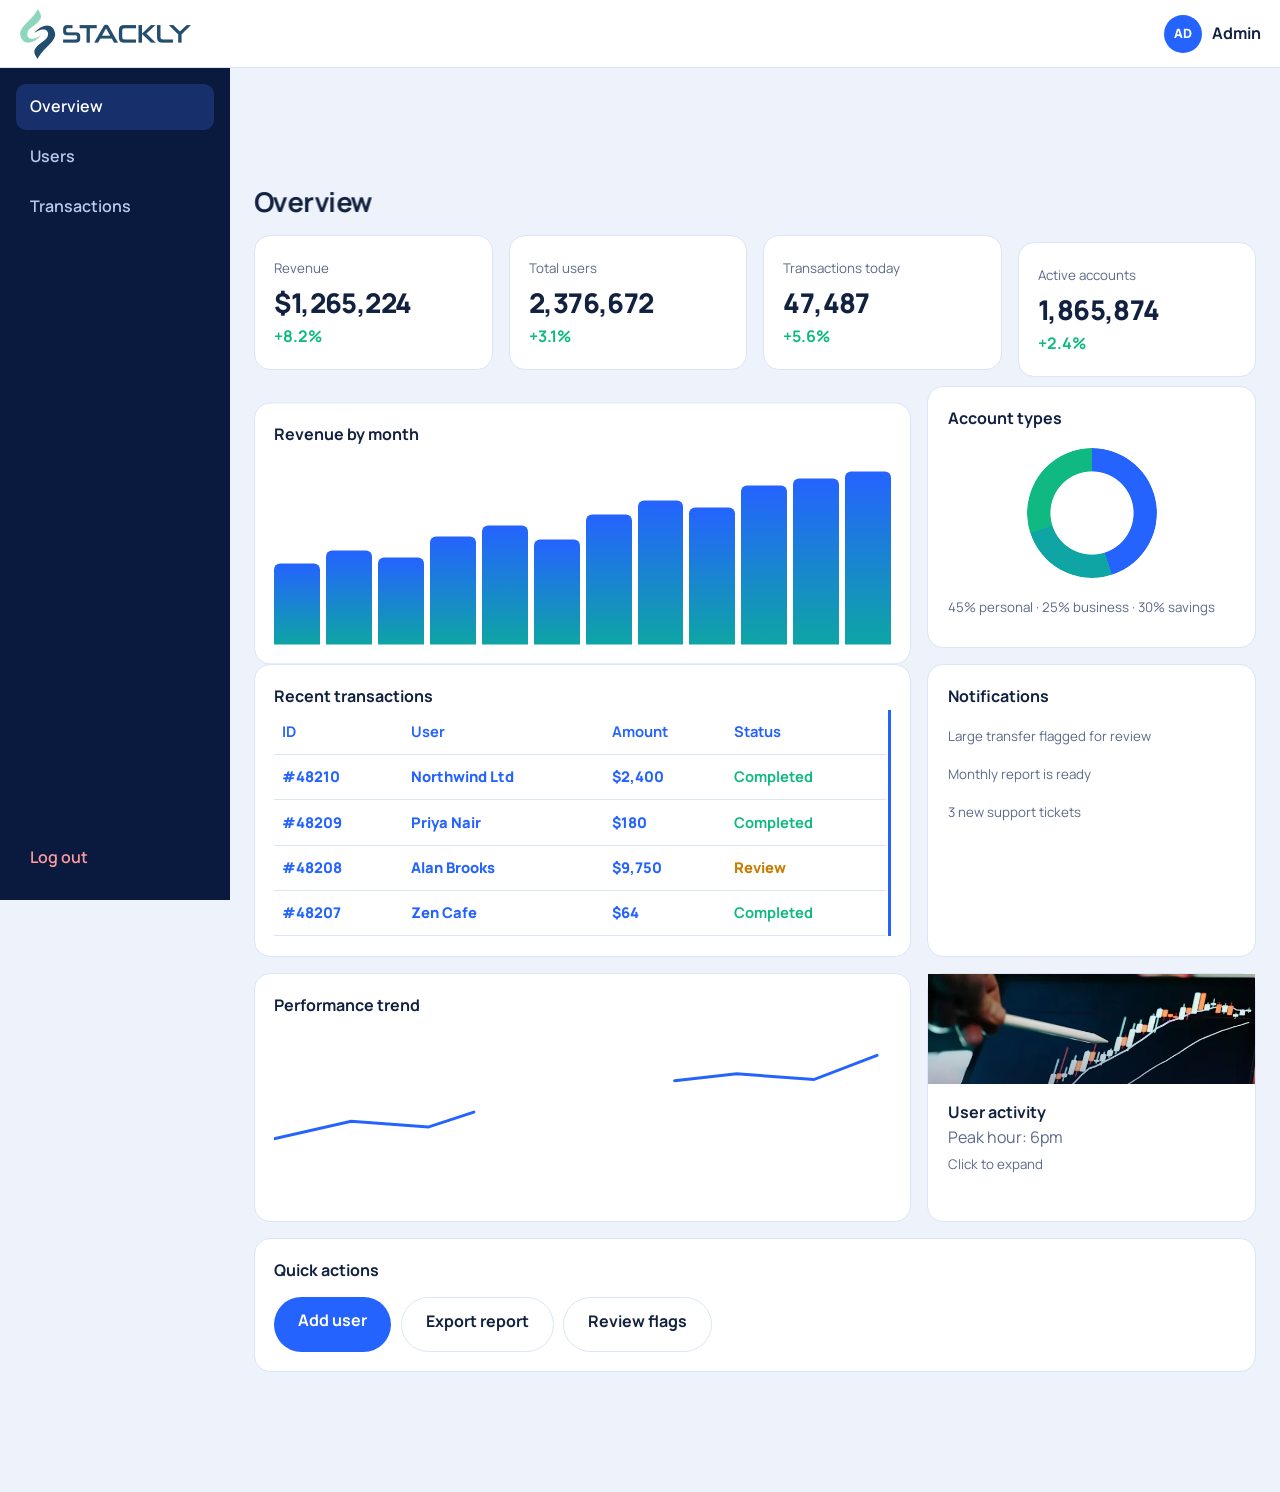
<file: admin-dashboard.html>
<!DOCTYPE html>
<html lang="en">
  <head>
<script>try{var p=location.pathname.split('/').pop();if(sessionStorage.getItem('pt')&&p!==''&&p!=='index.html'&&!matchMedia('(prefers-reduced-motion: reduce)').matches)document.documentElement.classList.add('pt-in');sessionStorage.removeItem('pt')}catch(e){}</script>
    <meta charset="utf-8">
    <meta name="viewport" content="width=device-width,initial-scale=1">
    <title>Admin Dashboard — Fintech Platform</title>
    <link rel="preconnect" href="https://fonts.googleapis.com">
    <link href="https://fonts.googleapis.com/css2?family=Manrope:wght@400;600;700;800&display=swap" rel="stylesheet">
    <link rel="stylesheet" href="css/style.css"><link rel="stylesheet" href="css/motion.css">
    <link rel="stylesheet" href="css/pages.css">
  </head>
  <body class="dash adm" data-dash="admin">
    <main class="dmain">
      <section class="dashboard-view" data-view="overview">
      <h1>Overview</h1>
      <div class="kp">
        <div class="cd">
          <small>Revenue</small>
          <div class="v">$<span class="cnt" data-to="1284500">0</span></div>
          <span class="up">+8.2%</span>
        </div>
        <div class="cd">
          <small>Total users</small>
          <div class="v"><span class="cnt" data-to="2412880">0</span></div>
          <span class="up">+3.1%</span>
        </div>
        <div class="cd">
          <small>Transactions today</small>
          <div class="v"><span class="cnt" data-to="48210">0</span></div>
          <span class="up">+5.6%</span>
        </div>
        <div class="cd">
          <small>Active accounts</small>
          <div class="v"><span class="cnt" data-to="1894300">0</span></div>
          <span class="up">+2.4%</span>
        </div>
      </div>
      <div class="row">
        <div class="cd">
          <b>Revenue by month</b>
          <div class="bars" data-b="45,52,48,60,66,58,72,80,76,88,92,96"></div>
        </div>
        <div class="cd">
          <b>Account types</b>
          <div class="dn" role="img" aria-label="Donut chart: 45% personal, 25% business, 30% savings">
          </div>
          <small>45% personal · 25% business · 30% savings</small>
        </div>
      </div>
      <div class="row">
        <div class="cd">
          <b>Recent transactions</b>
          <div class="tw">
            <table>
              <thead>
                <tr>
                  <th>ID</th>
                  <th>User</th>
                  <th>Amount</th>
                  <th>Status</th>
                </tr>
              </thead>
              <tbody>
                <tr>
                  <td>#48210</td>
                  <td>Northwind Ltd</td>
                  <td>$2,400</td>
                  <td class="up">Completed</td>
                </tr>
                <tr>
                  <td>#48209</td>
                  <td>Priya Nair</td>
                  <td>$180</td>
                  <td class="up">Completed</td>
                </tr>
                <tr>
                  <td>#48208</td>
                  <td>Alan Brooks</td>
                  <td>$9,750</td>
                  <td style="color:#c77d00">Review</td>
                </tr>
                <tr>
                  <td>#48207</td>
                  <td>Zen Cafe</td>
                  <td>$64</td>
                  <td class="up">Completed</td>
                </tr>
              </tbody>
            </table>
          </div>
        </div>
        <div class="cd">
          <b>Notifications</b>
          <p style="margin:.8rem 0"><small>Large transfer flagged for review</small></p>
          <p style="margin-bottom:.8rem"><small>Monthly report is ready</small></p>
          <p><small>3 new support tickets</small></p>
        </div>
      </div>
      <div class="row">
        <div class="cd">
          <b>Performance trend</b><svg class="ln" data-l="30,42,38,55,50,68,74,70,90"></svg>
        </div>
        <div class="cd xd">
          <b>User activity</b>
          <p class="lead">Peak hour: 6pm</p>
          <div class="more">
            <p class="lead">Mobile sessions are 71% of traffic. Average session length is 6m 40s.</p>
          </div>
          <small>Click to expand</small>
        </div>
      </div>
      <div class="cd">
        <b>Quick actions</b>
        <p style="margin-top:.8rem;display:flex;gap:.6rem;flex-wrap:wrap"><a class="btn" href="404.html">Add user</a><a class="btn ghost" href="404.html">Export report</a><a class="btn ghost" href="404.html">Review flags</a></p>
      </div>
      </section>
      <section class="dashboard-view" data-view="users" hidden>
        <h1>Users</h1>
        <p class="lead account-intro">Monitor customer accounts and their current status.</p>
        <div class="account-summary">
          <article class="cd"><small>Total users</small><strong>2,412,880</strong><span>All registered accounts</span></article>
          <article class="cd"><small>Active users</small><strong class="up">1,894,300</strong><span>78.5% of all users</span></article>
          <article class="cd"><small>Needs review</small><strong>12</strong><span>Pending account checks</span></article>
        </div>
        <article class="cd transactions-card">
          <h2>Recent users</h2>
          <p class="lead">Recently created and reviewed customer accounts.</p>
          <div class="tw">
            <table class="transactions-table">
              <thead>
                <tr><th>User</th><th>Account type</th><th>Joined</th><th>Status</th></tr>
              </thead>
              <tbody>
                <tr><td data-label="User">Priya Nair</td><td data-label="Account type">Personal</td><td data-label="Joined">Oct 5, 2026</td><td data-label="Status" class="up">Active</td></tr>
                <tr><td data-label="User">Northwind Ltd</td><td data-label="Account type">Business</td><td data-label="Joined">Oct 4, 2026</td><td data-label="Status" class="up">Active</td></tr>
                <tr><td data-label="User">Alan Brooks</td><td data-label="Account type">Personal</td><td data-label="Joined">Oct 4, 2026</td><td data-label="Status" class="review-status">Review</td></tr>
                <tr><td data-label="User">Zen Cafe</td><td data-label="Account type">Business</td><td data-label="Joined">Oct 3, 2026</td><td data-label="Status" class="up">Active</td></tr>
                <tr><td data-label="User">Maya Patel</td><td data-label="Account type">Personal</td><td data-label="Joined">Oct 2, 2026</td><td data-label="Status" class="up">Active</td></tr>
                <tr><td data-label="User">Brightline Studio</td><td data-label="Account type">Business</td><td data-label="Joined">Oct 1, 2026</td><td data-label="Status" class="review-status">Review</td></tr>
              </tbody>
            </table>
          </div>
        </article>
      </section>
      <section class="dashboard-view" data-view="transactions" hidden>
        <h1>Transactions</h1>
        <p class="lead transactions-intro">Track platform payments and transactions that need attention.</p>
        <div class="transaction-summary">
          <article class="cd"><small>Processed today</small><strong>$1,284,500</strong><span>Across 48,210 transactions</span></article>
          <article class="cd"><small>Completed</small><strong class="up">47,862</strong><span>99.3% completion rate</span></article>
          <article class="cd"><small>Under review</small><strong>348</strong><span>Requires attention</span></article>
        </div>
        <article class="cd transactions-card">
          <h2>Recent transactions</h2>
          <p class="lead">Latest payment activity across customer accounts.</p>
          <div class="tw">
            <table class="transactions-table">
              <thead>
                <tr><th>ID</th><th>User</th><th>Amount</th><th>Date</th><th>Status</th></tr>
              </thead>
              <tbody>
                <tr><td data-label="ID">#48210</td><td data-label="User">Northwind Ltd</td><td data-label="Amount">$2,400.00</td><td data-label="Date">Oct 6, 2026</td><td data-label="Status" class="up">Completed</td></tr>
                <tr><td data-label="ID">#48209</td><td data-label="User">Priya Nair</td><td data-label="Amount">$180.00</td><td data-label="Date">Oct 6, 2026</td><td data-label="Status" class="up">Completed</td></tr>
                <tr><td data-label="ID">#48208</td><td data-label="User">Alan Brooks</td><td data-label="Amount">$9,750.00</td><td data-label="Date">Oct 6, 2026</td><td data-label="Status" class="review-status">Review</td></tr>
                <tr><td data-label="ID">#48207</td><td data-label="User">Zen Cafe</td><td data-label="Amount">$64.00</td><td data-label="Date">Oct 6, 2026</td><td data-label="Status" class="up">Completed</td></tr>
                <tr><td data-label="ID">#48206</td><td data-label="User">Maya Patel</td><td data-label="Amount">$325.50</td><td data-label="Date">Oct 6, 2026</td><td data-label="Status" class="up">Completed</td></tr>
                <tr><td data-label="ID">#48205</td><td data-label="User">Brightline Studio</td><td data-label="Amount">$4,200.00</td><td data-label="Date">Oct 5, 2026</td><td data-label="Status" class="review-status">Review</td></tr>
                <tr><td data-label="ID">#48204</td><td data-label="User">Asha Verma</td><td data-label="Amount">$92.75</td><td data-label="Date">Oct 5, 2026</td><td data-label="Status" class="up">Completed</td></tr>
                <tr><td data-label="ID">#48203</td><td data-label="User">Green Leaf Market</td><td data-label="Amount">$710.00</td><td data-label="Date">Oct 5, 2026</td><td data-label="Status" class="up">Completed</td></tr>
              </tbody>
            </table>
          </div>
        </article>
      </section>
    </main>
    <script src="https://cdnjs.cloudflare.com/ajax/libs/gsap/3.12.5/gsap.min.js"></script>
    <script src="js/layout.js"></script>
    <script src="js/dashboard.js"></script>
  </body>
</html>
</file>
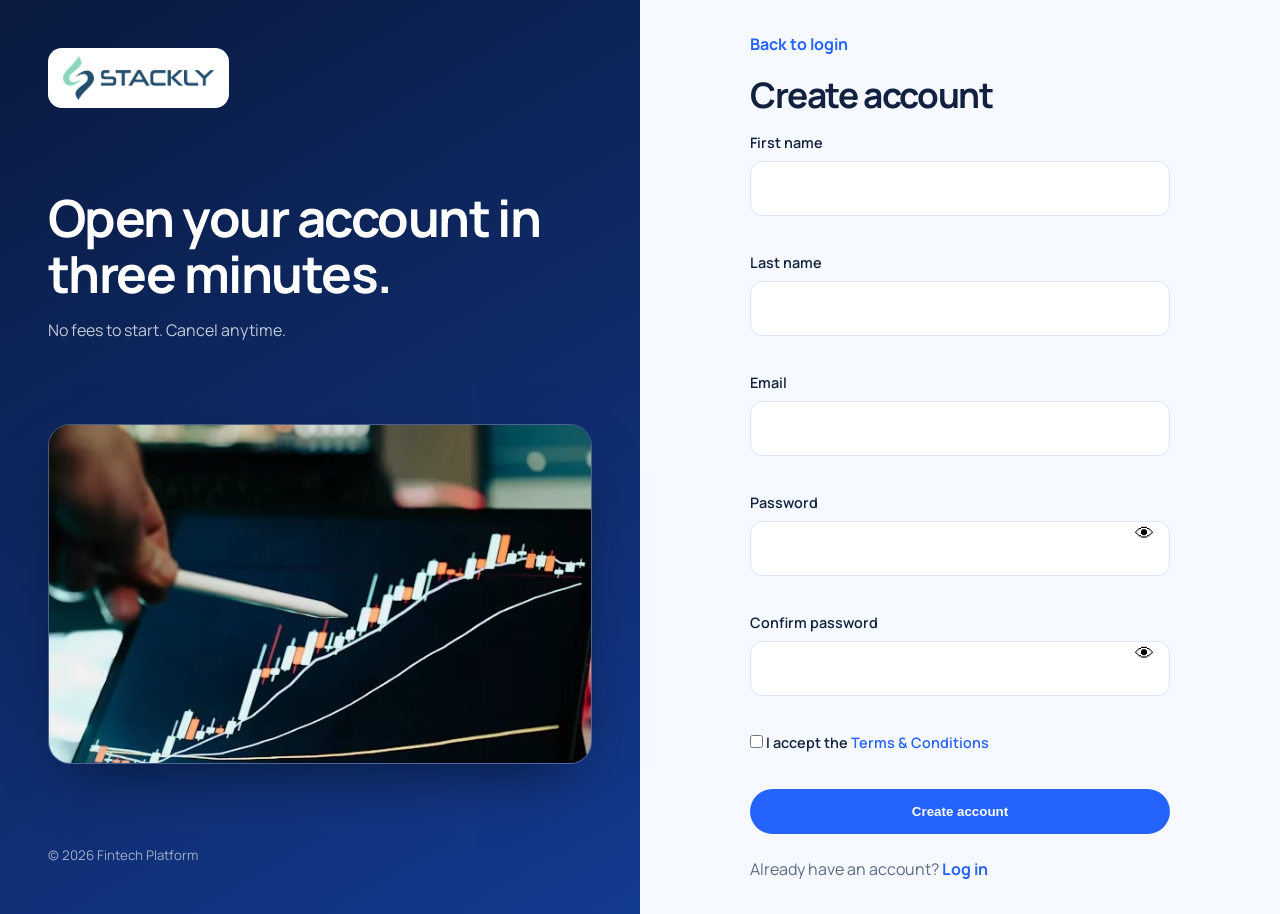
<file: create-account.html>
<!DOCTYPE html>
<html lang="en">
  <head>
<script>try{var p=location.pathname.split('/').pop();if(sessionStorage.getItem('pt')&&p!==''&&p!=='index.html'&&!matchMedia('(prefers-reduced-motion: reduce)').matches)document.documentElement.classList.add('pt-in');sessionStorage.removeItem('pt')}catch(e){}</script>
    <meta charset="utf-8">
    <meta name="viewport" content="width=device-width,initial-scale=1">
    <title>Create account — Fintech Platform</title>
    <link rel="preconnect" href="https://fonts.googleapis.com">
    <link href="https://fonts.googleapis.com/css2?family=Manrope:wght@400;600;700;800&display=swap" rel="stylesheet">
    <link rel="stylesheet" href="css/style.css"><link rel="stylesheet" href="css/motion.css">
  </head>
  <body data-page="create-account">
    <div class="auth">
      <aside>
        <a class="logo" href="index.html" style="color:#fff"><img src="assets/logo/logo.webp" alt="Stackly" width="173" height="50"></a>
        <div>
          <h2>Open your account in three minutes.</h2>
          <p style="opacity:.75;margin-top:1rem;max-width:34ch">No fees to start. Cancel anytime.</p>
        </div>
        <div class="auth-visual">
          <img src="assets/images/home2.webp" alt="Financial charts on a tablet">
        </div>
        <small style="opacity:.6">© 2026 Fintech Platform</small>
      </aside>
      <main>
        <form data-validate data-success="Account created. Redirecting…" data-redirect="public-dashboard.html" aria-labelledby="t">
          <a class="back-home" href="login.html">Back to login</a>
          <h1 id="t" style="font-size:2.2rem">Create account</h1>
          <div class="fd">
            <label for="fn">First name</label>
            <input id="fn" type="text" data-v="name" autocomplete="given-name"><span class="err" role="alert"></span>
          </div>
          <div class="fd">
            <label for="ln">Last name</label>
            <input id="ln" type="text" data-v="name" autocomplete="family-name"><span class="err" role="alert"></span>
          </div>
          <div class="fd">
            <label for="e">Email</label>
            <input id="e" type="email" data-v="email" autocomplete="email"><span class="err" role="alert"></span>
          </div>
          <div class="fd">
            <label for="p">Password</label>
            <input id="p" type="password" data-v="pass" autocomplete="new-password">
            <button type="button" class="eye" aria-label="Show password">👁</button>
            <span class="err" role="alert"></span>
          </div>
          <div class="fd">
            <label for="c">Confirm password</label>
            <input id="c" type="password" data-v="confirm" autocomplete="new-password">
            <button type="button" class="eye" aria-label="Show password">👁</button>
            <span class="err" role="alert"></span>
          </div>
          <div class="fd">
            <label><input type="checkbox" data-v="terms"> I accept the <a href="terms.html" style="color:var(--blue)">Terms &amp; Conditions</a></label>
            <span class="err" role="alert"></span>
          </div>
          <button class="btn" style="width:100%" type="submit">Create account</button>
          <p class="up success" hidden style="margin-top:1rem"></p>
          <p style="margin-top:1.4rem;color:var(--mute)">Already have an account? <a href="login.html" style="color:var(--blue);font-weight:700">Log in</a></p>
        </form>
      </main>
    </div>
    <script src="https://cdnjs.cloudflare.com/ajax/libs/gsap/3.12.5/gsap.min.js"></script>
    <script src="js/validation.js"></script>
    <script src="js/text.js"></script><script src="js/motion.js"></script><script src="js/cards.js"></script><script src="js/textfx.js"></script>
  </body>
</html>
</file>
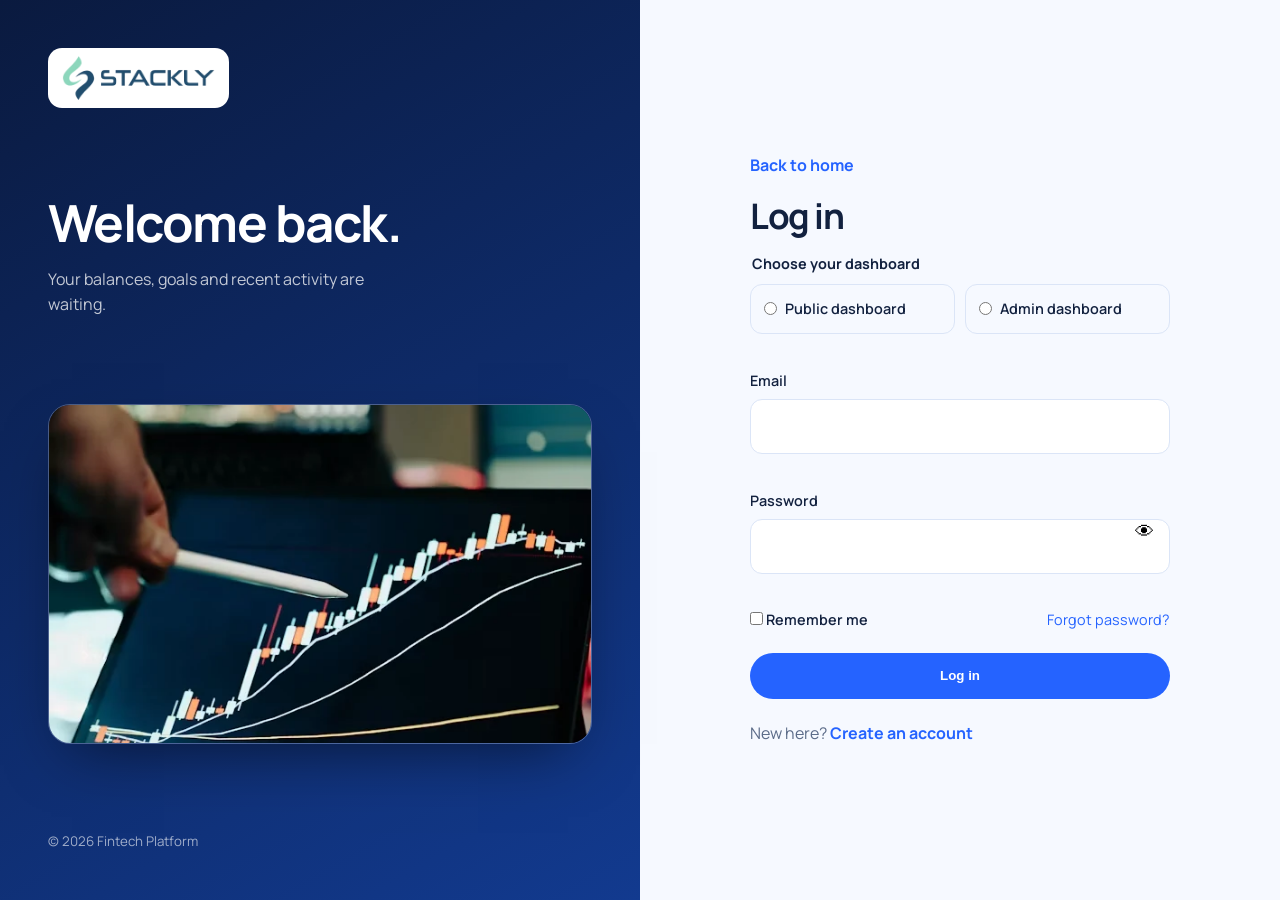
<file: login.html>
<!DOCTYPE html>
<html lang="en">
  <head>
<script>try{var p=location.pathname.split('/').pop();if(sessionStorage.getItem('pt')&&p!==''&&p!=='index.html'&&!matchMedia('(prefers-reduced-motion: reduce)').matches)document.documentElement.classList.add('pt-in');sessionStorage.removeItem('pt')}catch(e){}</script>
    <meta charset="utf-8">
    <meta name="viewport" content="width=device-width,initial-scale=1">
    <title>Login — Fintech Platform</title>
    <link rel="preconnect" href="https://fonts.googleapis.com">
    <link href="https://fonts.googleapis.com/css2?family=Manrope:wght@400;600;700;800&display=swap" rel="stylesheet">
    <link rel="stylesheet" href="css/style.css"><link rel="stylesheet" href="css/motion.css">
  </head>
  <body data-page="login">
    <div class="auth">
      <aside>
        <a class="logo" href="index.html" style="color:#fff"><img src="assets/logo/logo.webp" alt="Stackly" width="173" height="50"></a>
        <div>
          <h2>Welcome back.</h2>
          <p style="opacity:.75;margin-top:1rem;max-width:34ch">Your balances, goals and recent activity are waiting.</p>
        </div>
        <div class="auth-visual">
          <img src="assets/images/home2.webp" alt="Financial charts on a tablet">
        </div>
        <small style="opacity:.6">© 2026 Fintech Platform</small>
      </aside>
      <main>
        <form data-validate data-success="Signed in. Redirecting…" data-role-redirect aria-labelledby="t">
          <a class="back-home" href="index.html">Back to home</a>
          <h1 id="t" style="font-size:2.2rem">Log in</h1>
          <fieldset class="fd role-choice" data-required-choice>
            <legend>Choose your dashboard</legend>
            <div class="role-options">
              <label><input type="radio" name="dashboard" value="public-dashboard.html"><span>Public dashboard</span></label>
              <label><input type="radio" name="dashboard" value="admin-dashboard.html"><span>Admin dashboard</span></label>
            </div>
            <span class="err" role="alert"></span>
          </fieldset>
          <div class="fd">
            <label for="e">Email</label>
            <input id="e" type="email" data-v="email" autocomplete="email"><span class="err" role="alert"></span>
          </div>
          <div class="fd">
            <label for="p">Password</label>
            <input id="p" type="password" data-v="pass" autocomplete="current-password">
            <button type="button" class="eye" aria-label="Show password">👁</button>
            <span class="err" role="alert"></span>
          </div>
          <div style="display:flex;justify-content:space-between;margin:.5rem 0 1.4rem;font-size:.9rem">
            <label><input type="checkbox"> Remember me</label>
            <a href="404.html" style="color:var(--blue)">Forgot password?</a>
          </div>
          <button class="btn" style="width:100%" type="submit">Log in</button>
          <p class="up success" hidden style="margin-top:1rem"></p>
          <p style="margin-top:1.4rem;color:var(--mute)">New here? <a href="create-account.html" style="color:var(--blue);font-weight:700">Create an account</a></p>
        </form>
      </main>
    </div>
    <script src="https://cdnjs.cloudflare.com/ajax/libs/gsap/3.12.5/gsap.min.js"></script>
    <script src="js/validation.js"></script>
    <script src="js/text.js"></script><script src="js/motion.js"></script><script src="js/cards.js"></script><script src="js/textfx.js"></script>
  </body>
</html>
</file>
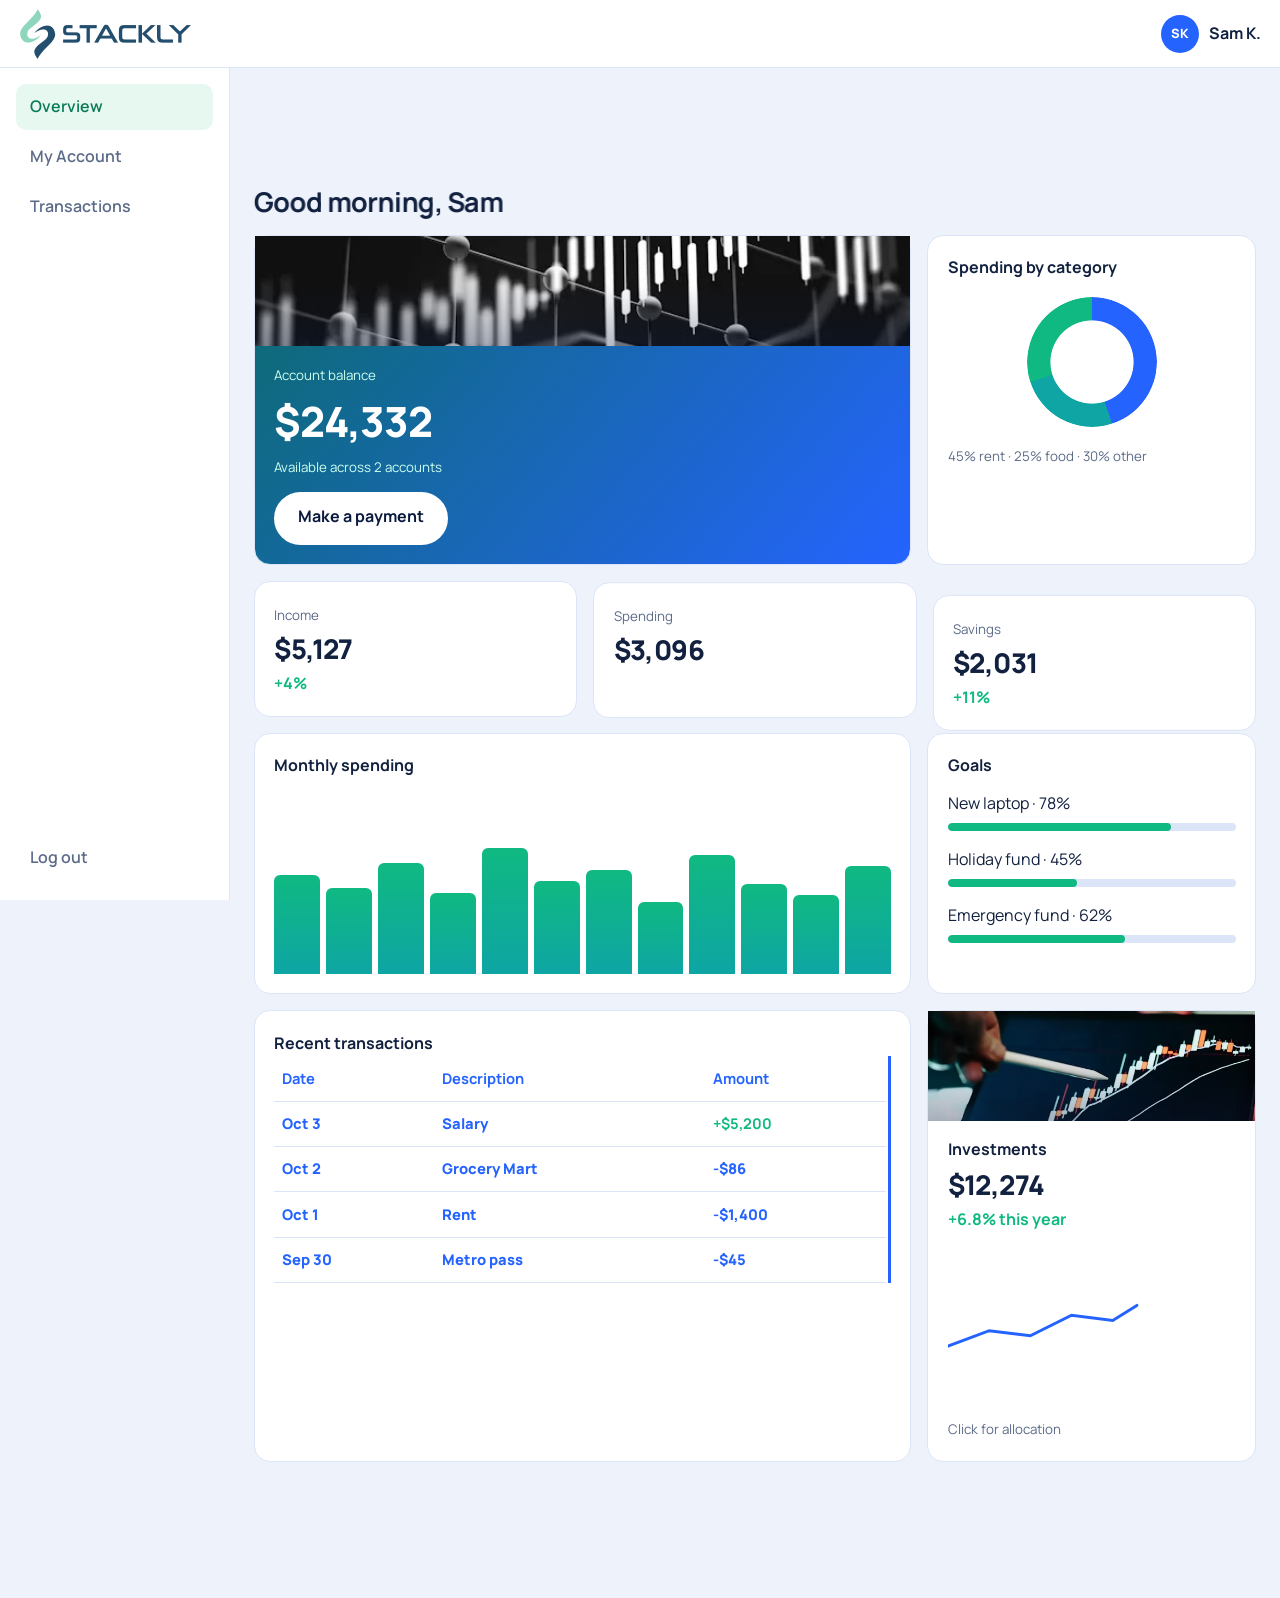
<file: public-dashboard.html>
<!DOCTYPE html>
<html lang="en">
  <head>
<script>try{var p=location.pathname.split('/').pop();if(sessionStorage.getItem('pt')&&p!==''&&p!=='index.html'&&!matchMedia('(prefers-reduced-motion: reduce)').matches)document.documentElement.classList.add('pt-in');sessionStorage.removeItem('pt')}catch(e){}</script>
    <meta charset="utf-8">
    <meta name="viewport" content="width=device-width,initial-scale=1">
    <title>My Dashboard — Fintech Platform</title>
    <link rel="preconnect" href="https://fonts.googleapis.com">
    <link href="https://fonts.googleapis.com/css2?family=Manrope:wght@400;600;700;800&display=swap" rel="stylesheet">
    <link rel="stylesheet" href="css/style.css"><link rel="stylesheet" href="css/motion.css">
    <link rel="stylesheet" href="css/pages.css">
  </head>
  <body class="dash pub" data-dash="public">
    <main class="dmain">
      <section class="dashboard-view" data-view="overview">
      <h1>Good morning, <span data-profile-greeting>Sam</span></h1>
      <div class="row">
        <div class="cd hero-b">
          <small>Account balance</small>
          <div class="v" style="font-size:2.6rem">$<span class="cnt" data-to="24680">0</span></div>
          <small>Available across 2 accounts</small><br><a class="btn" href="404.html">Make a payment</a>
        </div>
        <div class="cd">
          <b>Spending by category</b>
          <div class="dn" role="img" aria-label="Donut chart of spending"></div>
          <small>45% rent · 25% food · 30% other</small>
        </div>
      </div>
      <div class="kp">
        <div class="cd">
          <small>Income</small>
          <div class="v">$<span class="cnt" data-to="5200">0</span></div>
          <span class="up">+4%</span>
        </div>
        <div class="cd">
          <small>Spending</small>
          <div class="v">$<span class="cnt" data-to="3140">0</span></div>
        </div>
        <div class="cd">
          <small>Savings</small>
          <div class="v">$<span class="cnt" data-to="2060">0</span></div>
          <span class="up">+11%</span>
        </div>
      </div>
      <div class="row">
        <div class="cd">
          <b>Monthly spending</b>
          <div class="bars" data-b="55,48,62,45,70,52,58,40,66,50,44,60"></div>
        </div>
        <div class="cd">
          <b>Goals</b>
          <p style="margin-top:.8rem">New laptop · 78%</p>
          <div class="bar"><i data-w="78"></i></div>
          <p>Holiday fund · 45%</p>
          <div class="bar"><i data-w="45"></i></div>
          <p>Emergency fund · 62%</p>
          <div class="bar"><i data-w="62"></i></div>
        </div>
      </div>
      <div class="row">
        <div class="cd">
          <b>Recent transactions</b>
          <div class="tw">
            <table>
              <thead>
                <tr>
                  <th>Date</th>
                  <th>Description</th>
                  <th>Amount</th>
                </tr>
              </thead>
              <tbody>
                <tr>
                  <td>Oct 3</td>
                  <td>Salary</td>
                  <td class="up">+$5,200</td>
                </tr>
                <tr>
                  <td>Oct 2</td>
                  <td>Grocery Mart</td>
                  <td>-$86</td>
                </tr>
                <tr>
                  <td>Oct 1</td>
                  <td>Rent</td>
                  <td>-$1,400</td>
                </tr>
                <tr>
                  <td>Sep 30</td>
                  <td>Metro pass</td>
                  <td>-$45</td>
                </tr>
              </tbody>
            </table>
          </div>
        </div>
        <div class="cd xd">
          <b>Investments</b>
          <div class="v">$<span class="cnt" data-to="12450">0</span></div>
          <span class="up">+6.8% this year</span><svg class="ln" data-l="20,26,24,32,30,40,46,52"></svg>
          <div class="more">
            <p class="lead">60% index funds, 30% bonds, 10% cash.</p>
          </div>
          <small>Click for allocation</small>
        </div>
      </div>
      </section>
      <section class="dashboard-view" data-view="account" hidden>
        <h1>My Account</h1>
        <p class="lead account-intro">Your profile, connected accounts, and security settings at a glance.</p>
        <div class="account-summary">
          <article class="cd"><small>Total balance</small><strong>$24,680.00</strong><span>Across 2 linked accounts</span></article>
          <article class="cd"><small>Income this month</small><strong class="up">$5,200.00</strong><span>Next deposit: Oct 15</span></article>
          <article class="cd"><small>Spending this month</small><strong>$3,140.40</strong><span>Across 24 transactions</span></article>
        </div>
        <div class="account-grid">
          <article class="cd account-profile">
            <div class="account-avatar" aria-hidden="true">SK</div>
            <div>
              <h2 data-profile-name>Sam K.</h2>
              <p>Personal account</p>
              <span class="account-status">Active</span>
            </div>
          </article>
          <article class="cd">
            <h2>Personal details</h2>
            <dl class="account-details">
              <div><dt>Email</dt><dd data-profile-email>sam@example.com</dd></div>
              <div><dt>Phone</dt><dd>+1 (•••) •••-0184</dd></div>
              <div><dt>Member since</dt><dd>2022</dd></div>
              <div><dt>Account type</dt><dd>Personal</dd></div>
              <div><dt>Preferred currency</dt><dd>USD ($)</dd></div>
            </dl>
          </article>
          <article class="cd account-wide">
            <h2>Connected accounts</h2>
            <div class="linked-accounts">
              <div><span class="account-icon" aria-hidden="true">C</span><span><b>Checking account</b><small>•••• 4821</small></span><strong>$18,420</strong></div>
              <div><span class="account-icon savings-icon" aria-hidden="true">S</span><span><b>Savings account</b><small>•••• 9076</small></span><strong>$6,260</strong></div>
            </div>
          </article>
          <article class="cd account-wide">
            <h2>Payment methods</h2>
            <div class="linked-accounts">
              <div><span class="account-icon card-icon" aria-hidden="true">V</span><span><b>Visa debit card</b><small>•••• 4821 · Expires 08/28 · Default</small></span><span class="account-status">Active</span></div>
            </div>
          </article>
          <article class="cd">
            <h2>Security</h2>
            <p class="account-security">Two-factor authentication <strong>Enabled</strong></p>
            <p class="account-security">Biometric sign-in <strong>Enabled</strong></p>
            <p class="account-security">Last sign-in <strong>Today, 9:42 AM</strong></p>
          </article>
        </div>
      </section>
      <section class="dashboard-view" data-view="transactions" hidden>
        <h1>Transactions</h1>
        <p class="lead transactions-intro">Review recent activity across your connected accounts.</p>
        <div class="transaction-summary">
          <article class="cd"><small>Money in</small><strong class="up">+$5,858.42</strong><span>Across the 3 deposits shown</span></article>
          <article class="cd"><small>Money out</small><strong>−$1,759.06</strong><span>Across the 7 payments shown</span></article>
          <article class="cd"><small>Completed</small><strong>10</strong><span>Transactions shown</span></article>
        </div>
        <article class="cd transactions-card">
          <h2>Recent activity</h2>
          <p class="lead">Your latest account activity.</p>
          <div class="tw">
            <table class="transactions-table">
              <thead>
                <tr><th>Date</th><th>Description</th><th>Amount</th><th>Status</th></tr>
              </thead>
              <tbody>
                <tr><td data-label="Date">Oct 3</td><td data-label="Description">Salary</td><td data-label="Amount" class="up">+$5,200</td><td data-label="Status">Completed</td></tr>
                <tr><td data-label="Date">Oct 2</td><td data-label="Description">Grocery Mart</td><td data-label="Amount">−$86.40</td><td data-label="Status">Completed</td></tr>
                <tr><td data-label="Date">Oct 1</td><td data-label="Description">Monthly rent</td><td data-label="Amount">−$1,400</td><td data-label="Status">Completed</td></tr>
                <tr><td data-label="Date">Sep 30</td><td data-label="Description">Metro pass</td><td data-label="Amount">−$45.00</td><td data-label="Status">Completed</td></tr>
                <tr><td data-label="Date">Sep 28</td><td data-label="Description">Savings interest</td><td data-label="Amount" class="up">+$18.42</td><td data-label="Status">Completed</td></tr>
                <tr><td data-label="Date">Sep 25</td><td data-label="Description">Online purchase</td><td data-label="Amount">−$129.99</td><td data-label="Status">Completed</td></tr>
                <tr><td data-label="Date">Sep 23</td><td data-label="Description">Electric utility</td><td data-label="Amount">−$74.18</td><td data-label="Status">Completed</td></tr>
                <tr><td data-label="Date">Sep 20</td><td data-label="Description">Coffee House</td><td data-label="Amount">−$8.50</td><td data-label="Status">Completed</td></tr>
                <tr><td data-label="Date">Sep 18</td><td data-label="Description">Freelance payment</td><td data-label="Amount" class="up">+$640.00</td><td data-label="Status">Completed</td></tr>
                <tr><td data-label="Date">Sep 16</td><td data-label="Description">Streaming subscription</td><td data-label="Amount">−$14.99</td><td data-label="Status">Completed</td></tr>
              </tbody>
            </table>
          </div>
        </article>
      </section>
    </main>
    <script src="https://cdnjs.cloudflare.com/ajax/libs/gsap/3.12.5/gsap.min.js"></script>
    <script src="js/layout.js"></script>
    <script src="js/dashboard.js"></script>
  </body>
</html>
</file>
<file: css/style.css>
:root {
  --blue: #2563ff;
  --teal: #0ea5a4;
  --green: #10b981;
  --navy: #0a1a3f;
  --ink: #12213f;
  --mute: #5b6b88;
  --bg: #f6f9ff;
  --bg2: #eaf1ff;
  --line: #dbe5f7;
  --r: 18px;
  --sh: 0 20px 50px -20px rgba(10, 26, 63, .25);
  --f: 'Manrope', system-ui, sans-serif;
}

* {
  box-sizing: border-box;
  margin: 0;
}

html {
  scroll-behavior: smooth;
}

body {
  font: 16px/1.6 var(--f);
  color: var(--ink);
  background: var(--bg);
  overflow-x: hidden;
}

a {
  color: inherit;
  text-decoration: none;
}

img,
svg {
  max-width: 100%;
}

:focus-visible {
  outline: 3px solid var(--blue);
  outline-offset: 3px;
}

.wrap {
  width: min(1180px, 92%);
  margin: auto;
}

h1 {
  font-size: clamp(2.6rem, 7vw, 5.4rem);
  line-height: 1.02;
  letter-spacing: -.04em;
}

h2 {
  font-size: clamp(1.9rem, 4vw, 3.2rem);
  line-height: 1.1;
  letter-spacing: -.03em;
}

.lead {
  color: var(--mute);
  max-width: 52ch;
}

.btn {
  display: inline-block;
  padding: .85rem 1.5rem;
  border-radius: 99px;
  font-weight: 700;
  border: 0;
  cursor: pointer;
  background: var(--blue);
  color: #fff;
  transition: box-shadow .3s;
}

.btn:hover {
  box-shadow: 0 10px 30px -8px var(--blue);
}

.btn.ghost {
  background: transparent;
  color: var(--ink);
  border: 1.5px solid var(--line);
}

#prog {
  position: fixed;
  top: 0;
  left: 0;
  height: 3px;
  width: 100%;
  background: linear-gradient(90deg, var(--blue), var(--green));
  transform: scaleX(0);
  transform-origin: 0;
  z-index: 99;
}

nav {
  position: sticky;
  top: 0;
  z-index: 50;
  transition: .3s;
}

nav.s {
  background: rgba(246, 249, 255, .8);
  backdrop-filter: blur(12px);
  box-shadow: 0 1px 0 var(--line);
}

.nb {
  display: flex;
  align-items: center;
  justify-content: space-between;
  height: 64px;
}

.logo {
  height: 46px;
  margin: -6px 0;
  display: flex;
  align-items: center;
  font-weight: 800;
  font-size: 1.4rem;
  color: var(--navy);
}

.logo img {
  height: 100%;
}

.links {
  display: flex;
  gap: 1.8rem;
  align-items: center;
}

.links a:not(.btn) {
  position: relative;
  font-weight: 600;
  color: var(--mute);
}

.links a:not(.btn)::after {
  content: "";
  position: absolute;
  left: 0;
  bottom: -4px;
  height: 2px;
  width: 100%;
  background: var(--blue);
  transform: scaleX(0);
  transform-origin: left;
  transition: .3s;
}

.links a:hover::after,
.links a.on::after {
  transform: scaleX(1);
}

.links a.on {
  color: var(--ink);
}

#burger {
  display: none;
  background: none;
  border: 0;
  font-size: 1.6rem;
  cursor: pointer;
}

@media (max-width: 820px) {
  #burger {
    display: block;
    position: relative;
    z-index: 61;
  }
  .links {
    position: fixed;
    top: 68px;
    left: 0;
    right: 0;
    bottom: 0;
    z-index: 60;
    flex-direction: column;
    justify-content: center;
    background: #fff;
    padding: 1.5rem;
    gap: 1.5rem;
    overflow-y: auto;
    clip-path: inset(0 0 100% 0);
    transition: clip-path .4s;
  }

  .links .mid {
    display: flex;
    flex-direction: column;
    align-items: center;
    gap: 1.4rem;
  }

  .links .mid a {
    font-size: 1.35rem;
  }

  .links.open {
    clip-path: inset(0);
  }

  body.menu-open {
    overflow: hidden;
  }
}

.hero {
  padding: 5rem 0 4rem;
  display: grid;
  grid-template-columns: 1.05fr 1fr;
  gap: 3rem;
  align-items: center;
}

.hero p {
  margin: 1.4rem 0 2rem;
}

.hero .ct {
  display: flex;
  gap: 1rem;
  flex-wrap: wrap;
}

.stage {
  position: relative;
  min-height: 440px;
}

.fc {
  position: absolute;
  background: #fff;
  border-radius: var(--r);
  padding: 1.2rem 1.4rem;
  box-shadow: var(--sh);
  border: 1px solid var(--line);
}

.fc small {
  color: var(--mute);
  display: block;
}

.fc b {
  font-size: 1.7rem;
  letter-spacing: -.02em;
}

.fc.a {
  top: 0;
  left: 6%;
  width: 68%;
}

.fc.b {
  bottom: 12%;
  right: 0;
  width: 52%;
}

.fc.c {
  bottom: 0;
  left: 0;
  background: var(--navy);
  color: #fff;
}

.fc.c small {
  color: #9fb4e6;
}

.up {
  color: var(--green);
  font-weight: 700;
}

.fc svg {
  width: 100%;
  height: 70px;
  margin-top: .5rem;
}

.fc path {
  fill: none;
  stroke: var(--blue);
  stroke-width: 3;
  stroke-linecap: round;
}

@media (max-width: 820px) {
  .hero {
    grid-template-columns: 1fr;
  }
  .stage {
    min-height: 380px;
  }
}

section {
  padding: 6rem 0;
}

.alt {
  background: var(--bg2);
}

.tl {
  position: relative;
  margin: 3rem auto 0;
  max-width: 820px;
  padding-left: 2.5rem;
}

.tl::before {
  content: "";
  position: absolute;
  left: 8px;
  top: 0;
  bottom: 0;
  width: 3px;
  background: var(--line);
}

#tlp {
  position: absolute;
  left: 8px;
  top: 0;
  width: 3px;
  height: 100%;
  background: linear-gradient(var(--blue), var(--green));
  transform: scaleY(0);
  transform-origin: top;
}

.st {
  position: relative;
  background: #fff;
  border: 1px solid var(--line);
  border-radius: var(--r);
  padding: 1.4rem 1.6rem;
  margin-bottom: 1.6rem;
  box-shadow: var(--sh);
}

.st:nth-child(odd) {
  margin-right: 12%;
}

.st:nth-child(even) {
  margin-left: 12%;
}

.st::before {
  content: "";
  position: absolute;
  left: -2.5rem;
  top: 1.6rem;
  width: 19px;
  height: 19px;
  border-radius: 50%;
  background: var(--blue);
  border: 4px solid var(--bg2);
}

.hs {
  background: var(--navy);
  color: #fff;
  overflow: hidden;
  padding: 0;
}

.hs .pin {
  height: 100vh;
  display: flex;
  align-items: center;
}

.track {
  display: flex;
  gap: 2rem;
  padding: 0 8vw;
  will-change: transform;
}

.hc {
  flex: 0 0 min(420px, 80vw);
  height: 360px;
  border-radius: 24px;
  padding: 2rem;
  display: flex;
  flex-direction: column;
  justify-content: flex-end;
  background: linear-gradient(160deg, #16306b, #0d2250);
}

.hc:nth-child(even) {
  background: linear-gradient(160deg, #0b6b6b, #0d2250);
}

.hc h3 {
  font-size: 1.9rem;
}

.hc p {
  color: #b9c9ee;
}

.hs h2 {
  flex: 0 0 min(460px, 80vw);
}

.flips {
  display: grid;
  grid-template-columns: repeat(auto-fit, minmax(240px, 1fr));
  gap: 1.5rem;
  margin-top: 3rem;
}

.flip {
  perspective: 1000px;
  height: 260px;
  cursor: pointer;
}

.fi {
  position: relative;
  height: 100%;
  transition: transform .7s;
  transform-style: preserve-3d;
}

.flip:hover .fi,
.flip.f .fi {
  transform: rotateY(180deg);
}

.fr,
.bk {
  position: absolute;
  inset: 0;
  backface-visibility: hidden;
  border-radius: var(--r);
  padding: 1.6rem;
  display: flex;
  flex-direction: column;
  justify-content: flex-end;
}

.fr {
  background: #fff;
  border: 1px solid var(--line);
  box-shadow: var(--sh);
  font-size: 1.4rem;
  font-weight: 800;
}

.bk {
  background: linear-gradient(150deg, var(--blue), var(--teal));
  color: #fff;
  transform: rotateY(180deg);
  justify-content: center;
}

.spot {
  position: relative;
  overflow: hidden;
}

.spot::before {
  content: "";
  position: absolute;
  inset: 0;
  background: radial-gradient(420px circle at var(--mx, 50%) var(--my, 50%), rgba(37, 99, 255, .16), transparent 60%);
  pointer-events: none;
}

.mq {
  overflow: hidden;
  white-space: nowrap;
  padding: 1rem 0;
  -webkit-mask: linear-gradient(90deg, transparent, #000 12%, #000 88%, transparent);
}

.mt {
  display: inline-flex;
  gap: 3rem;
  animation: mq 30s linear infinite;
  font-size: clamp(1.8rem, 4vw, 3rem);
  font-weight: 800;
  letter-spacing: -.03em;
  padding-right: 3rem;
}

.mq.r .mt {
  animation-direction: reverse;
  color: transparent;
  -webkit-text-stroke: 1.5px var(--blue);
}

.mq:hover .mt {
  animation-play-state: paused;
}

@keyframes mq {
  to {
    transform: translateX(-50%);
  }
}

.cta {
  background: linear-gradient(120deg, var(--navy), #123a8f, #0b6b6b);
  background-size: 200% 200%;
  animation: g 12s ease infinite;
  color: #fff;
  text-align: center;
  border-radius: 32px;
  padding: 5rem 1.5rem;
  margin: 3rem 0;
  position: relative;
  overflow: hidden;
}

.cta .btn {
  background: #fff;
  color: var(--navy);
  margin-top: 2rem;
}

@keyframes g {
  50% {
    background-position: 100% 50%;
  }
}

footer {
  background: var(--navy);
  color: #b9c9ee;
  padding: 4rem 0 2rem;
  position: relative;
  overflow: hidden;
}

footer .big {
  font-size: clamp(3rem, 13vw, 11rem);
  font-weight: 800;
  letter-spacing: -.05em;
  line-height: .9;
  color: transparent;
  -webkit-text-stroke: 1.5px rgba(159, 180, 230, .35);
}

.fg {
  display: grid;
  grid-template-columns: repeat(auto-fit, minmax(150px, 1fr));
  gap: 2rem;
  margin: 2.5rem 0;
}

footer a {
  display: block;
  padding: .15rem 0;
}

footer a:hover {
  color: #fff;
}

footer h4 {
  color: #fff;
  margin-bottom: .5rem;
}

.fb {
  border-top: 1px solid #1f3566;
  padding-top: 1.5rem;
  display: flex;
  flex-wrap: wrap;
  gap: 1rem;
  justify-content: space-between;
}

.ld {
  position: fixed;
  inset: 0;
  z-index: 999;
  display: grid;
  grid-template-columns: repeat(4, 1fr);
  grid-template-rows: repeat(3, 1fr);
  gap: 10px;
  padding: 10px;
  background: var(--bg);
}

.ld i {
  background: var(--navy);
  border-radius: 16px;
}

.ld i:nth-child(2n) {
  background: var(--blue);
}

.ld i:nth-child(3n) {
  background: var(--teal);
}

.ld .c {
  grid-area: 2/2/3/4;
  background: #fff;
  display: grid;
  place-items: center;
  text-align: center;
  font-weight: 800;
  font-size: 2rem;
}

.auth {
  min-height: 100vh;
  display: grid;
  grid-template-columns: 1fr 1fr;
}

.auth aside {
  background: linear-gradient(150deg, var(--navy), #123a8f);
  color: #fff;
  padding: 3rem;
  display: flex;
  flex-direction: column;
  justify-content: space-between;
}

.auth-visual {
  width: 100%;
  aspect-ratio: 16 / 10;
  overflow: hidden;
  border: 1px solid rgba(255, 255, 255, .25);
  border-radius: 22px;
  box-shadow: 0 24px 60px -24px rgba(0, 0, 0, .6);
}

.auth-visual img {
  display: block;
  width: 100%;
  height: 100%;
  object-fit: cover;
}

.auth main {
  display: grid;
  place-items: center;
  padding: 2rem;
}

form {
  width: min(420px, 100%);
}

.back-home {
  display: inline-block;
  margin-bottom: 1.2rem;
  color: var(--blue);
  font-weight: 700;
}

.role-choice {
  padding: 0;
  border: 0;
}

.role-choice legend {
  margin-bottom: .55rem;
  font-weight: 700;
  font-size: .9rem;
}

.role-options {
  display: grid;
  grid-template-columns: 1fr 1fr;
  gap: .65rem;
}

.role-options label {
  display: flex;
  align-items: center;
  gap: .5rem;
  padding: .8rem;
  border: 1.5px solid var(--line);
  border-radius: 12px;
  cursor: pointer;
  transition: .2s;
}

.role-options label:has(input:checked) {
  border-color: var(--blue);
  background: #eef3ff;
}

.role-options input {
  accent-color: var(--blue);
}

.role-choice.bad .role-options label {
  border-color: #e5484d;
}

.fd {
  margin: 1.1rem 0;
  position: relative;
}

label {
  font-weight: 600;
  font-size: .9rem;
}

input[type=text],
input[type=email],
input[type=password] {
  width: 100%;
  padding: .85rem 1rem;
  margin-top: .35rem;
  border: 1.5px solid var(--line);
  border-radius: 12px;
  font: inherit;
  transition: .2s;
}

input:focus {
  border-color: var(--blue);
  box-shadow: 0 0 0 4px rgba(37, 99, 255, .12);
  outline: 0;
}

.fd.bad input {
  border-color: #e5484d;
  animation: sh .3s;
}

.fd.ok input {
  border-color: var(--green);
}

.err {
  color: #d12f35;
  font-size: .85rem;
  min-height: 1.2em;
  display: block;
}

@keyframes sh {
  25% {
    translate: -5px;
  }
  75% {
    translate: 5px;
  }
}

.eye {
  position: absolute;
  right: .6rem;
  top: 2rem;
  background: none;
  border: 0;
  cursor: pointer;
  font-size: 1.2rem;
  transition: transform .3s;
}

.eye.on {
  transform: scale(1.2) rotate(-8deg);
}

@media (max-width: 820px) {
  .auth {
    grid-template-columns: 1fr;
  }
  .auth aside {
    display: none;
  }
}

.nf {
  min-height: 100vh;
  display: grid;
  place-items: center;
  text-align: center;
  background: var(--bg2);
  overflow: hidden;
  position: relative;
}

.nf h1 {
  font-size: clamp(7rem, 28vw, 18rem);
  background: linear-gradient(120deg, var(--blue), var(--green));
  -webkit-background-clip: text;
  color: transparent;
}

.orb {
  position: absolute;
  border-radius: 50%;
  background: linear-gradient(135deg, var(--blue), var(--teal));
  opacity: .25;
}

@media (prefers-reduced-motion: reduce) {
  * {
    animation: none !important;
    transition: none !important;
  }
}
</file>
<file: css/motion.css>
/* ---------- Logo ---------- */
.logo { height: 52px; margin: -6px 0; display: flex; align-items: center; }
.logo img { height: 100%; width: auto; display: block; transition: transform .35s ease, filter .35s ease; transform-origin: left center; }
.logo:hover img { transform: scale(1.06); filter: drop-shadow(0 6px 14px rgba(37, 99, 255, .35)); }
.dh .logo { height: 50px; margin: 0; }
.ldlogo { height: 70px; width: auto; margin-bottom: .6rem; }
.auth aside .logo { background: #fff; padding: .5rem .9rem; border-radius: 14px; align-self: flex-start; height: auto; margin: 0; }
.auth aside .logo img { height: 44px; }
.flogo { display: inline-block; background: #fff; border-radius: 16px; padding: .6rem 1rem; margin-bottom: 1.5rem; transition: transform .35s; }
.flogo:hover { transform: translateY(-3px) rotate(-1deg); }
.flogo img { height: 48px; width: auto; display: block; }

/* ---------- Navbar: shrinks on scroll ---------- */
.nb { transition: height .3s ease; }
nav.s .nb { height: 54px; }
nav.s .logo img { transform: scale(.88); }
nav.s { box-shadow: 0 10px 30px -14px rgba(10, 26, 63, .3); }
@media (max-width: 820px) { .logo { height: 46px; } }

/* ---------- Footer: moving light + hover ---------- */
footer::before { content: ""; position: absolute; inset: -40%; pointer-events: none;
  background: radial-gradient(circle at 25% 35%, rgba(37, 99, 255, .28), transparent 35%), radial-gradient(circle at 75% 65%, rgba(16, 185, 129, .2), transparent 35%);
  animation: fm 28s linear infinite; }
@keyframes fm { to { transform: rotate(360deg); } }
footer .wrap { position: relative; z-index: 1; }
footer .fg a { transition: transform .25s, color .25s; }
footer .fg a:hover { transform: translateX(6px); }
.fb a:hover { color: #7fe9d0; }


/* ---------- Text effects ---------- */
.gt { background: linear-gradient(90deg, var(--navy), var(--blue), var(--teal), var(--navy)); background-size: 300% 100%;
  -webkit-background-clip: text; background-clip: text; color: transparent; animation: gm 6s linear infinite; }
@keyframes gm { to { background-position: -300% 0; } }
.btn { transition: box-shadow .3s, background .3s; }
.hc h3, .post h3, .rc h3, .xc h3, .st h3 { transition: letter-spacing .35s, transform .35s, color .35s; }
.ic:hover h3, .post:hover h3, .rc:hover h3 { transform: translateY(-3px); letter-spacing: .01em; }
.post:hover h3 { color: var(--blue); }

/* ---------- Image areas inside cards ---------- */
.ci { position: relative; overflow: hidden; background: linear-gradient(135deg, var(--bg2), #c9dcff); }
.ci img { width: 100%; height: 100%; object-fit: cover; display: block; transition: transform .9s cubic-bezier(.2, .8, .2, 1), filter .5s; }
.ci::after { content: ""; position: absolute; inset: 0; background: linear-gradient(180deg, transparent 45%, rgba(10, 26, 63, .55)); opacity: .55; transition: opacity .5s; }
.ic:hover .ci img { transform: scale(1.08); filter: brightness(1.08); }
.ic:hover .ci::after { opacity: 1; }

/* horizontal-scroll cards: image top, text below, lift on hover */
.hc.ic { padding: 0; justify-content: flex-start; overflow: hidden; transition: transform .4s, box-shadow .4s; }
.hc.ic:hover { transform: translateY(-8px); box-shadow: 0 30px 50px -20px rgba(0, 0, 0, .55); }
.hc .ci { flex: 0 0 52%; }
.hc .tx { padding: 1.1rem 1.6rem; margin-top: auto; }
.hc h3 { font-size: 1.5rem; }

/* timeline cards: image on the left */
.st.ic { display: grid; grid-template-columns: 130px 1fr; gap: 1.2rem; align-items: center; }
.st .ci { width: 130px; aspect-ratio: 1; border-radius: 14px; }
@media (max-width: 600px) { .st.ic { grid-template-columns: 1fr; } .st .ci { width: 100%; aspect-ratio: 16 / 8; } .st:nth-child(odd), .st:nth-child(even) { margin-left: 0; margin-right: 0; } }

/* expandable cards: image header, border glow */
.xs { min-height: 340px; }
.xc.ic { transition: flex .6s cubic-bezier(.2, .8, .2, 1), border-color .3s, box-shadow .3s; }
.xc .ci { height: 120px; margin: -1.5rem -1.5rem 1rem; }
.xc.ic:hover { border-color: var(--blue); box-shadow: 0 0 0 3px rgba(37, 99, 255, .14), 0 20px 40px -20px rgba(37, 99, 255, .5); }

/* flip-card fronts: full-bleed photo with slow zoom */
.fr { color: #fff; background: var(--navy); overflow: hidden; border: 0; }
.fr .bgi { position: absolute; inset: 0; width: 100%; height: 100%; object-fit: cover; z-index: 0; animation: kb 14s ease-in-out infinite alternate; }
.fr::after { content: ""; position: absolute; inset: 0; z-index: 1; background: linear-gradient(transparent 30%, rgba(10, 26, 63, .88)); }
.fr .ft { position: relative; z-index: 2; }
@keyframes kb { to { transform: scale(1.1); } }

.post { transition: box-shadow .4s; }
.post:hover { box-shadow: 0 30px 50px -25px rgba(10, 26, 63, .4); }

@media (prefers-reduced-motion: reduce) { .fr .bgi, footer::before, .gt { animation: none !important; } }

/* ---------- Buttons: masked label ---------- */
.btn .bt { display: inline-block; overflow: hidden; vertical-align: top; line-height: 1.35; }
.btn .bi { display: inline-block; transition: transform .3s; }
.btn:hover .bi { transform: translateY(-2px); }

/* ---------- Navbar link hover ---------- */
.links a:not(.btn) { transition: transform .25s, letter-spacing .25s, color .25s; }
.links a:not(.btn):hover { transform: translateY(-2px); letter-spacing: .02em; color: var(--blue); }

/* ---------- Image hover styles per card group ---------- */
.img { position: relative; }
.rc img { transition: opacity .5s, transform 1.6s cubic-bezier(.2, .8, .2, 1); }          /* services: slow zoom */
.post .img::after { content: ""; position: absolute; inset: 0; background: linear-gradient(135deg, rgba(37, 99, 255, .45), transparent 65%);
  clip-path: polygon(0 0, 0 0, 0 0); transition: clip-path .6s; }                          /* blog: diagonal wipe */
.post:hover .img::after { clip-path: polygon(0 0, 220% 0, 0 220%); }
.post:hover .img img { transform: scale(1.08) rotate(.6deg); }
.cd .ci img { transition: transform .8s; }                                                  /* dashboard: subtle scale */
.cd:hover .ci img { transform: scale(1.04); }
.dmain .ci { height: 110px; margin: -1.2rem -1.2rem 1rem; }
.hc .ci, .xc .ci, .st .ci { position: relative; }

/* ---------- CTA background image ---------- */
.cta::before { content: ""; position: absolute; inset: 0; background: url(../assets/images/backgrounds/mesh.webp) center / cover; opacity: .28; mix-blend-mode: screen; pointer-events: none; }
.cta > * { position: relative; }

/* ---------- 404 digits ---------- */
.nf h1 { background: none; -webkit-background-clip: border-box; color: inherit; perspective: 700px; }
.nf .d { display: inline-block; background: linear-gradient(120deg, var(--blue), var(--green)); -webkit-background-clip: text; background-clip: text; color: transparent; }
.nf h1.glitch .d { animation: gl .26s steps(2) both; }
@keyframes gl { 25% { transform: translate(-6px, 2px); filter: drop-shadow(5px 0 rgba(16, 185, 129, .8)); } 75% { transform: translate(6px, -2px); filter: drop-shadow(-5px 0 rgba(37, 99, 255, .8)); } }

/* ---------- Navbar alignment ---------- */
.nb { height: 68px; }
.links { align-items: center; }
.links a:not(.btn) { padding: .4rem 0; line-height: 1.2; }
.links a:not(.btn)::after { bottom: 0; }
.links .btn { padding: .6rem 1.3rem; font-size: .95rem; line-height: 1.2; }
@media (max-width: 820px) { .links { top: 68px; } }

/* ---------- Inner-page hero ---------- */
.phero { position: relative; overflow: hidden; padding: 4rem 0 4.5rem;
  background: radial-gradient(900px 420px at 90% -10%, #cfe0ff, transparent), radial-gradient(700px 420px at -10% 110%, #c8f5e6, transparent), var(--bg); }
.pg { position: relative; display: grid; grid-template-columns: 1.1fr 1fr; gap: 3rem; align-items: center; }
.pg h1 { font-size: clamp(2.4rem, 5.6vw, 4.6rem); }
.pg .lead { margin: 1.3rem 0 0; font-size: 1.1rem; }
.pg .ct { display: flex; gap: 1rem; flex-wrap: wrap; margin-top: 1.8rem; }
.pimg { position: relative; }
.pimg .img { aspect-ratio: 5 / 4; border-radius: 32px 32px 100px 32px; }
.pimg .fc { animation: fl 5s ease-in-out infinite; }
.pimg .fc.a { top: auto; bottom: 8%; left: -4%; width: auto; min-width: 170px; }
.pimg .fc.b { bottom: auto; top: 6%; right: -3%; left: auto; width: auto; min-width: 160px; animation-delay: -2.5s; }
@keyframes fl { 50% { transform: translateY(-9px); } }
@media (max-width: 900px) { .pg { grid-template-columns: 1fr; } .pimg .fc.a { left: 0; } .pimg .fc.b { right: 0; } }

/* ---------- Services: sticky storytelling, bento, comparison, security ---------- */
.sticky-grid { display: grid; grid-template-columns: 1fr 1.3fr; gap: 3rem; }
.stk { position: sticky; top: 110px; align-self: start; }
.stk .btn { margin-top: 1.5rem; }
.steps { display: grid; gap: 1.5rem; }
.step { background: #fff; border: 1px solid var(--line); border-radius: 24px; overflow: hidden; box-shadow: var(--sh); transition: transform .4s, box-shadow .4s; }
.step:hover { transform: translateY(-6px); }
.step .img { border-radius: 0; box-shadow: none; aspect-ratio: 16 / 8; }
.step > div:last-child { padding: 1.4rem 1.6rem 1.8rem; }
.step small { color: var(--teal); font-weight: 800; letter-spacing: .08em; text-transform: uppercase; }
@media (max-width: 820px) { .sticky-grid { grid-template-columns: 1fr; } .stk { position: static; } }
.bento { display: grid; grid-template-columns: 1.4fr 1fr; grid-template-rows: 1fr 1fr; gap: 1.2rem; margin-top: 2.5rem; height: 540px; }
.bn { position: relative; border-radius: 24px; overflow: hidden; color: #fff; background: var(--navy); min-height: 0; }
.bn.big { grid-row: span 2; }
.bn > img { position: absolute; inset: 0; width: 100%; height: 100%; object-fit: cover; transition: transform 1.2s cubic-bezier(.2, .8, .2, 1); }
.bn::after { content: ""; position: absolute; inset: 0; background: linear-gradient(transparent 30%, rgba(10, 26, 63, .92)); }
.bn .t { position: absolute; left: 0; right: 0; bottom: 0; padding: 1.5rem; z-index: 2; }
.bn small { color: #7fe9d0; font-weight: 800; letter-spacing: .08em; text-transform: uppercase; }
.bn p { color: #cfdcff; margin-top: .4rem; }
.bn:hover > img { transform: scale(1.08); }
@media (max-width: 820px) { .bento { grid-template-columns: 1fr; grid-template-rows: none; height: auto; } .bn, .bn.big { grid-row: auto; min-height: 300px; } }
.cmp { margin-top: 2rem; }
.cmp table { background: #fff; border-radius: 16px; min-width: 560px; }
.cmp th, .cmp td { padding: 1rem 1.2rem; }
.cmp td:nth-child(3), .cmp th:nth-child(3) { background: #eef4ff; font-weight: 700; }
.yes { color: var(--green); font-weight: 800; }
.secband { background: var(--navy); color: #fff; }
.secband .img { aspect-ratio: 4 / 3; }
.sstats { display: flex; gap: 2.2rem; flex-wrap: wrap; margin-top: 2rem; }
.sstats b { display: block; font-size: 2rem; letter-spacing: -.03em; color: #7fe9d0; }
.sstats small { color: #9fb4e6; }

/* ---------- Preloader (index only) ---------- */
.pl { position: fixed; inset: 0; z-index: 999; display: grid; place-items: center; overflow: hidden;
  background: radial-gradient(900px 600px at 15% 5%, #1b4fd8, transparent 60%), radial-gradient(800px 600px at 95% 95%, #0b6b6b, transparent 60%), #0a1a3f;
  animation: plfail 0s 12s forwards; }
@keyframes plfail { to { visibility: hidden; } }
.pl::before { content: ""; position: absolute; inset: -40%; pointer-events: none;
  background: conic-gradient(from 0deg, transparent, rgba(110, 231, 192, .18), transparent 30%, rgba(37, 99, 255, .24), transparent 60%);
  animation: plspin 12s linear infinite; }
@keyframes plspin { to { transform: rotate(360deg); } }
.pl-grid { position: relative; width: min(940px, 94vw); height: min(560px, 78vh); display: grid; gap: 12px;
  grid-template-columns: repeat(4, 1fr); grid-template-rows: repeat(3, 1fr);
  grid-template-areas: "a c c b" "d c c e" "f g h i"; }
.t1 { grid-area: a; } .t2 { grid-area: b; } .t3 { grid-area: d; } .t4 { grid-area: e; }
.t5 { grid-area: f; } .t6 { grid-area: g; } .t7 { grid-area: h; } .t8 { grid-area: i; }
.tile { position: relative; overflow: hidden; min-width: 0; min-height: 0; padding: 14px; border-radius: 22px;
  display: flex; flex-direction: column; justify-content: space-between; box-shadow: 0 20px 40px -20px rgba(0, 0, 0, .5); }
.tile small { font-size: .68rem; font-weight: 800; letter-spacing: .06em; text-transform: uppercase; opacity: .7; }
.tile b { font-size: clamp(1rem, 2.4vw, 1.6rem); letter-spacing: -.02em; }
.tile.w { background: #fff; color: var(--navy); } .tile.bl { background: var(--blue); color: #fff; }
.tile.nv { background: #123a8f; color: #fff; } .tile.tq { background: var(--teal); color: #fff; }
.tile.gr { background: var(--green); color: #fff; }
.core { grid-area: c; position: relative; overflow: hidden; background: #fff; color: var(--navy); border-radius: 28px;
  display: flex; flex-direction: column; align-items: center; justify-content: center; gap: .7rem; padding: 1rem; text-align: center;
  box-shadow: 0 30px 70px -20px rgba(0, 0, 0, .6); }
.core img { height: clamp(40px, 8vw, 64px); width: auto; }
.core .num { font-size: clamp(2.6rem, 9vw, 5.2rem); font-weight: 800; letter-spacing: -.05em; line-height: 1; }
.core .num sup { font-size: .38em; color: var(--blue); vertical-align: top; margin-left: 2px; }
.pbar { width: 70%; height: 8px; border-radius: 9px; background: #e4ecfb; overflow: hidden; }
.pbar i { display: block; height: 100%; border-radius: 9px; background: linear-gradient(90deg, var(--blue), var(--teal), var(--green)); transform: scaleX(0); transform-origin: left; }
.core p { font-size: .85rem; font-weight: 600; color: var(--mute); height: 1.4em; overflow: hidden; }
.core::after { content: ""; position: absolute; top: 0; bottom: 0; width: 35%; left: -60%; pointer-events: none;
  background: linear-gradient(100deg, transparent, rgba(255, 255, 255, .8), transparent); transform: skewX(-20deg); animation: shine 2.4s ease-in-out infinite; }
@keyframes shine { to { left: 130%; } }
/* tile graphics */
.bars-m { display: flex; align-items: flex-end; gap: 5px; height: 58%; }
.bars-m i { flex: 1; height: var(--h); background: var(--blue); border-radius: 4px 4px 0 0; transform-origin: bottom; }
.ring { position: relative; width: 62%; max-width: 92px; aspect-ratio: 1; align-self: center; }
.ring svg { width: 100%; transform: rotate(-90deg); }
.ring circle { fill: none; stroke-width: 10; stroke-linecap: round; }
.ring .tr { stroke: rgba(255, 255, 255, .25); } .ring .rg { stroke: #fff; stroke-dasharray: 264; stroke-dashoffset: 264; }
.ring b { position: absolute; inset: 0; display: grid; place-items: center; font-size: .85rem; }
.spark { width: 100%; height: 52%; }
.spark path { fill: none; stroke: #7fe9d0; stroke-width: 4; stroke-linecap: round; stroke-linejoin: round; }
.cc { position: relative; width: 78%; aspect-ratio: 1.6; align-self: center; border-radius: 10px; background: linear-gradient(135deg, #fff, #d7f5ee); }
.cc::before { content: ""; position: absolute; left: 10px; top: 12px; width: 22px; height: 16px; border-radius: 4px; background: #f2c94c; }
.cc::after { content: ""; position: absolute; left: 10px; right: 10px; bottom: 10px; height: 6px; border-radius: 4px; background: rgba(14, 165, 164, .4); }
.coin { width: 50px; height: 50px; align-self: center; border-radius: 50%; display: grid; place-items: center; font-weight: 800; font-size: 1.4rem; color: #8a5a00; background: linear-gradient(135deg, #ffe28a, #e0a82e); }
.dots { display: grid; grid-template-columns: repeat(4, 1fr); gap: 6px; width: 74%; align-self: center; }
.dots i { aspect-ratio: 1; border-radius: 50%; background: #fff; }
.rows { display: grid; gap: 7px; }
.rows i { display: block; height: 8px; border-radius: 6px; background: var(--blue); transform-origin: left; }
.rows i:nth-child(2) { background: var(--teal); } .rows i:nth-child(3) { background: var(--green); }
@media (max-width: 600px) { .pl-grid { gap: 8px; height: min(520px, 74vh); } .tile { padding: 9px; border-radius: 16px; } .tile small { display: none; } .core { border-radius: 20px; } }

/* loader tile fixes: fixed sizes so flex layout can't squash the graphics */
.cc { flex: none; width: 88px; height: 55px; margin: auto; }
.coin { flex: none; margin: auto; }
.dots { flex: none; margin: auto; }
.ring { flex: none; margin: auto; }
.rows { margin: auto 0 .3rem; }
.pl-grid { grid-template-columns: repeat(4, minmax(0, 1fr)); grid-template-rows: repeat(3, minmax(0, 1fr)); }
.cc { width: 100%; max-width: 88px; height: auto; aspect-ratio: 1.6; }
.core p { white-space: nowrap; }
@media (max-width: 600px) { .core p { font-size: .72rem; } .coin { width: 40px; height: 40px; font-size: 1.1rem; } }

/* ---------- Navbar: logo left, links centred, Login right ---------- */
.mid { display: flex; align-items: center; gap: 1.8rem; }
@media (min-width: 821px) {
  .nb { display: grid; grid-template-columns: 1fr auto 1fr; align-items: center; }
  .nb .logo { justify-self: start; }
  .links { display: contents; }
  .links .btn { justify-self: end; }
}
@media (max-width: 820px) { .mid { display: contents; } }

/* ============ Footer ============ */
footer.ft { position: relative; overflow: hidden; padding: 5rem 0 0; color: #b9c9ee; background: linear-gradient(180deg, #0a1a3f, #071230); }
footer.ft::before { content: ""; position: absolute; inset: 0; transform: none; animation: none; pointer-events: none;
  background: radial-gradient(520px circle at var(--mx, 70%) var(--my, 20%), rgba(110, 231, 192, .16), transparent 60%); }
.ft-gridbg { position: absolute; inset: -48px 0 0; pointer-events: none; opacity: .8; animation: fgrid 6s linear infinite;
  background: linear-gradient(rgba(159, 180, 230, .07) 1px, transparent 1px) 0 0 / 48px 48px, linear-gradient(90deg, rgba(159, 180, 230, .07) 1px, transparent 1px) 0 0 / 48px 48px;
  -webkit-mask: linear-gradient(#000, transparent 85%); mask: linear-gradient(#000, transparent 85%); }
@keyframes fgrid { to { transform: translateY(48px); } }
.ft-dots { position: absolute; inset: 0; overflow: hidden; pointer-events: none; }
.ft-dots i { position: absolute; bottom: -12px; border-radius: 50%; background: rgba(110, 231, 192, .6); animation: frise linear infinite; }
@keyframes frise { 0% { opacity: 0; } 20% { opacity: 1; } 100% { transform: translateY(-560px); opacity: 0; } }

/* call-to-action panel with a travelling border glow */
.ft-cta { position: relative; isolation: isolate; overflow: hidden; display: flex; align-items: center; justify-content: space-between; gap: 2rem; flex-wrap: wrap;
  margin-bottom: 4.5rem; padding: 3rem clamp(1.5rem, 4vw, 3.5rem); border-radius: 28px; background: linear-gradient(135deg, #0f2a6b, #123a8f); }
.ft-cta::before { content: ""; position: absolute; inset: -60%; z-index: -2; background: conic-gradient(from 0deg, transparent 60%, rgba(110, 231, 192, .9), transparent 80%); animation: plspin 7s linear infinite; }
.ft-cta::after { content: ""; position: absolute; inset: 2px; z-index: -1; border-radius: 26px; background: linear-gradient(135deg, #0f2a6b, #123a8f); }
.ft-line { position: absolute; left: 0; right: 0; bottom: 0; width: 100%; height: 65%; opacity: .45; pointer-events: none; }
.ft-line path { fill: none; stroke: #7fe9d0; stroke-width: 2.5; stroke-linecap: round; stroke-dasharray: 100; stroke-dashoffset: 100; animation: fdraw 6s ease-in-out infinite alternate; }
@keyframes fdraw { to { stroke-dashoffset: 0; } }
.ft-cta-in, .ft-cta-btns { position: relative; z-index: 1; }
.ft-cta-in { max-width: 620px; }
.ft-eyebrow { margin: 0 0 .8rem; color: #7fe9d0; font-size: .8rem; font-weight: 800; letter-spacing: .14em; text-transform: uppercase; }
.ft-cta h2 { color: #fff; font-size: clamp(1.8rem, 4vw, 3rem); }
.ft-sub { margin-top: .8rem; color: #b9c9ee; }
.ft-cta-btns { display: flex; gap: 1rem; flex-wrap: wrap; }
.ft-cta .btn { background: #fff; color: var(--navy); }
.ft-cta .btn.ghost { background: transparent; color: #fff; border-color: rgba(255, 255, 255, .4); }

/* link grid: every column starts on the same line, left aligned */
.ft-main { display: grid; grid-template-columns: 1.7fr 1fr 1fr 1fr 1.4fr; gap: 2.5rem; align-items: start; padding-bottom: 3.5rem; }
.ft-brand > p:not(.ft-status) { max-width: 36ch; margin: 0 0 1.5rem; line-height: 1.7; }
footer.ft .flogo { margin-bottom: 1.4rem; }
.ft-h { margin: 0 0 1.2rem; color: #fff; font-size: .78rem; letter-spacing: .14em; text-transform: uppercase; }
footer.ft .ft-col a { position: relative; display: block; width: fit-content; padding: .32rem 0; transition: color .25s, transform .25s; }
footer.ft .ft-col a::before { content: ""; position: absolute; left: -14px; top: 50%; width: 0; height: 2px; background: #7fe9d0; transition: width .25s; }
footer.ft .ft-col a:hover { color: #fff; transform: translateX(14px); }
footer.ft .ft-col a:hover::before { width: 10px; }
.ft-col address { margin-bottom: .6rem; font-style: normal; line-height: 1.7; }
.ft-soc { display: flex; gap: .7rem; }
footer.ft .ft-soc a { display: grid; place-items: center; width: 42px; height: 42px; padding: 0; border: 1px solid rgba(159, 180, 230, .3); border-radius: 50%; color: #cfdcff; transition: transform .3s, background .3s, border-color .3s, color .3s; }
footer.ft .ft-soc a:hover { background: var(--blue); border-color: var(--blue); color: #fff; transform: translateY(-4px) rotate(-6deg); }
.ft-soc svg { width: 18px; height: 18px; }
.ft-status { display: flex; align-items: center; gap: .55rem; margin: 1.5rem 0 0; font-size: .85rem; }
.ft-status span { width: 8px; height: 8px; border-radius: 50%; background: var(--green); box-shadow: 0 0 0 0 rgba(16, 185, 129, .6); animation: fpulse 2s infinite; }
@keyframes fpulse { to { box-shadow: 0 0 0 10px rgba(16, 185, 129, 0); } }

/* outline ticker */
.ft-mq { position: relative; padding: .5rem 0; border-block: 1px solid rgba(159, 180, 230, .15); }
.ft-mq .mt { gap: 2.5rem; padding-right: 2.5rem; font-size: clamp(1.6rem, 3.4vw, 2.6rem); color: transparent; -webkit-text-stroke: 1.3px rgba(159, 180, 230, .45); }
.ft-mq .mt span::after { content: "✦"; margin-left: 2.5rem; color: #7fe9d0; -webkit-text-stroke: 0; }

/* bottom bar: copyright left, legal centred, back-to-top right */
.ft-bottom { position: relative; z-index: 1; display: grid; grid-template-columns: 1fr auto 1fr; align-items: center; gap: 1rem; padding: 1.6rem 0 2rem; font-size: .9rem; }
.ft-legal { display: flex; gap: 1.5rem; }
footer.ft .ft-legal a { position: relative; display: inline-block; padding: 0; }
footer.ft .ft-legal a::after { content: ""; position: absolute; left: 0; bottom: -2px; width: 100%; height: 1px; background: #7fe9d0; transform: scaleX(0); transform-origin: left; transition: transform .3s; }
footer.ft .ft-legal a:hover::after { transform: scaleX(1); }
.ft-top { justify-self: end; width: 44px; height: 44px; border: 1px solid rgba(159, 180, 230, .3); border-radius: 50%; background: transparent; color: #fff; font-size: 1.1rem; cursor: pointer; transition: transform .3s, background .3s; }
.ft-top:hover { background: var(--blue); transform: translateY(-4px); }
@media (max-width: 1000px) { .ft-main { grid-template-columns: repeat(3, 1fr); } .ft-brand { grid-column: 1 / -1; } }
@media (max-width: 600px) {
  .ft-main { grid-template-columns: 1fr 1fr; }
  .ft-brand, .ft-contact { grid-column: 1 / -1; }
  .ft-bottom { grid-template-columns: 1fr; justify-items: center; text-align: center; }
  .ft-top { justify-self: center; }
}
@media (prefers-reduced-motion: reduce) { .ft-gridbg, .ft-dots i, .ft-line path, .ft-cta::before { animation: none !important; } .ft-line path { stroke-dashoffset: 0; } }
.ft-main { grid-template-columns: 1.5fr .9fr 1.15fr .95fr 1.45fr; }
footer.ft .ft-col a { white-space: nowrap; }
.ft-line { height: 50%; opacity: .3; }
@media (max-width: 1000px) { .ft-main { grid-template-columns: repeat(3, 1fr); } }
@media (max-width: 600px) { .ft-main { grid-template-columns: 1fr 1fr; } footer.ft .ft-col a { white-space: normal; } }

/* ---------- Page transition curtain (CSS only, so it can never get stuck) ---------- */
html.pt-in::after, html.pt-out::after { content: ""; position: fixed; inset: 0; z-index: 9998; pointer-events: none; background: linear-gradient(135deg, #0a1a3f, #123a8f); }
html.pt-in::before, html.pt-out::before { content: ""; position: fixed; left: 50%; top: 50%; width: 210px; height: 80px; margin: -40px 0 0 -105px; z-index: 9999; pointer-events: none;
  border-radius: 16px; background: #fff url(../assets/logo/logo.webp) center / 150px auto no-repeat; }
html.pt-in::after { animation: ptout .8s cubic-bezier(.76, 0, .24, 1) .25s both; }
html.pt-in::before { animation: ptfade .35s ease .1s both; }
html.pt-out::after { animation: ptin .6s cubic-bezier(.76, 0, .24, 1) both; }
html.pt-out::before { animation: ptshow .3s ease .25s both; }
@keyframes ptout { from { transform: translateY(0); } to { transform: translateY(-100%); visibility: hidden; } }
@keyframes ptfade { to { opacity: 0; visibility: hidden; } }
@keyframes ptin { from { transform: translateY(100%); } to { transform: translateY(0); } }
@keyframes ptshow { from { opacity: 0; } to { opacity: 1; } }
@media (prefers-reduced-motion: reduce) { html.pt-in::after, html.pt-in::before, html.pt-out::after, html.pt-out::before { display: none; } }

/* ---------- Nav links: no transform transitions, CSS entrance (keeps them perfectly centred) ---------- */
.links a:not(.btn) { transition: color .25s, letter-spacing .25s; }
.links a:not(.btn):hover { transform: none; }
@keyframes navin { from { opacity: 0; translate: 0 -14px; } }
.mid a { animation: navin .6s cubic-bezier(.2, .8, .2, 1) both; }
.mid a:nth-child(1) { animation-delay: .15s; } .mid a:nth-child(2) { animation-delay: .23s; } .mid a:nth-child(3) { animation-delay: .31s; }
.mid a:nth-child(4) { animation-delay: .39s; } .mid a:nth-child(5) { animation-delay: .47s; }
.links .btn { animation: navin .6s cubic-bezier(.2, .8, .2, 1) .6s both; }
</file>
<file: css/pages.css>
.ph {
  padding: 4.5rem 0 3rem;
}

.ph p {
  margin-top: 1.2rem;
}

.split {
  display: grid;
  grid-template-columns: 1fr 1fr;
  gap: 3rem;
  align-items: center;
}

@media (max-width: 820px) {
  .split {
    grid-template-columns: 1fr;
  }
}

.img {
  border-radius: 24px;
  overflow: hidden;
  background: linear-gradient(135deg, var(--bg2), #c9dcff);
  box-shadow: var(--sh);
  aspect-ratio: 4/3;
}

.img img {
  width: 100%;
  height: 100%;
  object-fit: cover;
  display: block;
  transition: transform .8s;
}

.img:hover img {
  transform: scale(1.06);
}

.g3 {
  display: grid;
  grid-template-columns: repeat(auto-fit, minmax(260px, 1fr));
  gap: 1.5rem;
  margin-top: 2.5rem;
}

.stat {
  font-size: clamp(2.2rem, 5vw, 3.6rem);
  font-weight: 800;
  letter-spacing: -.04em;
  color: var(--blue);
}

.rc {
  position: relative;
  border-radius: var(--r);
  overflow: hidden;
  min-height: 300px;
  color: #fff;
  display: flex;
  align-items: flex-end;
  background: var(--navy);
}

.rc .img {
  position: absolute;
  inset: 0;
  border-radius: 0;
  aspect-ratio: auto;
  box-shadow: none;
}

.rc img {
  opacity: .55;
  transition: opacity .5s, transform .8s;
}

.rc:hover img,
.rc:focus-within img {
  opacity: .9;
  transform: scale(1.08);
}

.rc div.t {
  position: relative;
  padding: 1.5rem;
  background: linear-gradient(transparent, rgba(10, 26, 63, .92));
  width: 100%;
}

.rc p {
  max-height: 0;
  overflow: hidden;
  opacity: 0;
  transition: .5s;
  color: #cfdcff;
}

.rc:hover p,
.rc:focus-within p {
  max-height: 120px;
  opacity: 1;
  margin-top: .5rem;
}

.rc::after {
  content: "";
  position: absolute;
  left: 0;
  bottom: 0;
  height: 3px;
  width: 0;
  background: linear-gradient(90deg, var(--blue), var(--green));
  transition: width .5s;
}

.rc:hover::after {
  width: 100%;
}

.xs {
  display: flex;
  gap: 1rem;
  margin-top: 2.5rem;
  min-height: 300px;
}

.xc {
  flex: 1;
  background: #fff;
  border: 1px solid var(--line);
  border-radius: var(--r);
  padding: 1.5rem;
  cursor: pointer;
  transition: flex .6s cubic-bezier(.2, .8, .2, 1);
  overflow: hidden;
}

.xc.open {
  flex: 3;
  background: var(--navy);
  color: #fff;
}

.xc p {
  opacity: 1;
  max-height: 200px;
  margin-top: .8rem;
  color: var(--mute);
  transition: color .3s;
}

.xc.open p {
  color: #cfdcff;
}

@media (max-width: 820px) {
  .xs {
    flex-direction: column;
  }
}

.pills {
  display: flex;
  gap: .6rem;
  flex-wrap: wrap;
  margin: 1.5rem 0;
}

.pill {
  border: 1.5px solid var(--line);
  background: #fff;
  border-radius: 99px;
  padding: .45rem 1.1rem;
  font: inherit;
  font-weight: 600;
  cursor: pointer;
}

.pill.on {
  background: var(--blue);
  color: #fff;
  border-color: var(--blue);
}

.post {
  background: #fff;
  border: 1px solid var(--line);
  border-radius: var(--r);
  overflow: hidden;
}

.post[hidden] {
  display: none;
}

.post .img {
  border-radius: 0;
  box-shadow: none;
  aspect-ratio: 16/10;
}

.post div.b {
  padding: 1.2rem 1.4rem;
}

.post small {
  color: var(--teal);
  font-weight: 700;
}

textarea {
  width: 100%;
  padding: .85rem 1rem;
  margin-top: .35rem;
  border: 1.5px solid var(--line);
  border-radius: 12px;
  font: inherit;
  min-height: 120px;
}

.map {
  height: 300px;
  border-radius: 24px;
  background: linear-gradient(var(--line) 1px, transparent 1px) 0 0/40px 40px, linear-gradient(90deg, var(--line) 1px, transparent 1px) 0 0/40px 40px, #e6efff;
  position: relative;
  overflow: hidden;
}

.map i {
  position: absolute;
  left: 55%;
  top: 45%;
  width: 18px;
  height: 18px;
  border-radius: 50%;
  background: var(--blue);
  box-shadow: 0 0 0 0 rgba(37, 99, 255, .5);
  animation: pl 2s infinite;
}

@keyframes pl {
  to {
    box-shadow: 0 0 0 30px transparent;
  }
}

details {
  background: #fff;
  border: 1px solid var(--line);
  border-radius: 14px;
  padding: 1rem 1.3rem;
  margin-bottom: .8rem;
}

summary {
  font-weight: 700;
  cursor: pointer;
}

/* dashboards */
body.dash {
  background: #eef3fb;
}

.dh {
  position: sticky;
  top: 0;
  z-index: 60;
  height: 68px;
  display: flex;
  align-items: center;
  justify-content: space-between;
  padding: 0 1.2rem;
  background: #fff;
  border-bottom: 1px solid var(--line);
}

.dh .logo {
  height: 50px;
}

.pf {
  display: flex;
  align-items: center;
  gap: .6rem;
}

.av {
  width: 38px;
  height: 38px;
  border-radius: 50%;
  background: var(--blue);
  color: #fff;
  display: grid;
  place-items: center;
  font-weight: 800;
  font-size: .8rem;
}

#dm {
  display: none;
  background: none;
  border: 0;
  font-size: 1.5rem;
  cursor: pointer;
}

.ds {
  position: fixed;
  top: 68px;
  left: 0;
  bottom: 0;
  width: 230px;
  padding: 1rem;
  overflow: auto;
  z-index: 55;
  display: flex;
  flex-direction: column;
  background: var(--navy);
  transition: transform .35s;
}

.ds a {
  display: block;
  padding: .65rem .9rem;
  border-radius: 10px;
  color: #b9c9ee;
  font-weight: 600;
  margin-bottom: .2rem;
  transition: .2s;
}

.ds a:hover,
.ds a.on {
  background: #17306b;
  color: #fff;
}

.ds .out {
  margin-top: auto;
  color: #ff9ba0;
}

.pub .ds {
  background: #fff;
  border-right: 1px solid var(--line);
}

.pub .ds a {
  color: var(--mute);
}

.pub .ds a:hover,
.pub .ds a.on {
  background: #e7f8f1;
  color: #0a7a55;
}

.dmain {
  margin-left: 230px;
  padding: 1.5rem;
  max-width: 100%;
  overflow-x: hidden;
}

.dmain > * {
  min-width: 0;
}

.dmain h1 {
  font-size: 1.7rem;
  letter-spacing: -.02em;
  margin-bottom: 1.2rem;
}

.account-grid {
  display: grid;
  grid-template-columns: repeat(auto-fit, minmax(min(100%, 260px), 1fr));
  gap: 1rem;
}

.account-grid h2,
.transactions-card h2 {
  font-size: 1.15rem;
  margin-bottom: .8rem;
}

.account-intro,
.transactions-intro {
  margin: -.6rem 0 1.2rem;
}

.account-summary,
.transaction-summary {
  display: grid;
  grid-template-columns: repeat(auto-fit, minmax(min(100%, 190px), 1fr));
  gap: 1rem;
  margin-bottom: 1rem;
}

.account-summary .cd,
.transaction-summary .cd {
  display: grid;
  gap: .3rem;
}

.account-summary small,
.transaction-summary small,
.account-summary span,
.transaction-summary span {
  color: var(--mute);
}

.account-summary strong,
.transaction-summary strong {
  font-size: 1.35rem;
  overflow-wrap: anywhere;
}

.account-profile {
  display: flex;
  align-items: center;
  gap: 1rem;
  background: linear-gradient(135deg, #fff, #e8f1ff);
}

.account-profile h2 {
  margin: 0;
}

.account-profile > div {
  min-width: 0;
  overflow-wrap: anywhere;
}

.account-profile p,
.account-details dt,
.linked-accounts small {
  color: var(--mute);
}

.account-avatar,
.account-icon {
  flex: 0 0 auto;
  display: grid;
  place-items: center;
  width: 52px;
  height: 52px;
  border-radius: 50%;
  background: var(--blue);
  color: #fff;
  font-weight: 800;
}

.account-status {
  display: inline-block;
  margin-top: .55rem;
  padding: .15rem .65rem;
  border-radius: 99px;
  background: #e7f8f1;
  color: #0a7a55;
  font-size: .82rem;
  font-weight: 700;
}

.account-details {
  display: grid;
  gap: .8rem;
  margin: 0;
}

.account-details > div {
  display: flex;
  justify-content: space-between;
  gap: 1rem;
  padding-bottom: .65rem;
  border-bottom: 1px solid var(--line);
}

.account-details dd {
  margin: 0;
  text-align: right;
  overflow-wrap: anywhere;
}

.pf b {
  max-width: min(42vw, 220px);
  overflow-wrap: anywhere;
}

.account-wide {
  grid-column: 1 / -1;
}

.linked-accounts {
  display: grid;
  gap: .7rem;
}

.linked-accounts > div {
  display: grid;
  grid-template-columns: auto minmax(0, 1fr) auto;
  align-items: center;
  gap: .75rem;
  padding: .8rem;
  border: 1px solid var(--line);
  border-radius: 12px;
}

.linked-accounts small {
  display: block;
}

.linked-accounts strong {
  text-align: right;
  overflow-wrap: anywhere;
}

.account-icon {
  width: 38px;
  height: 38px;
  background: var(--teal);
}

.savings-icon {
  background: var(--blue);
}

.card-icon {
  background: #123a8f;
}

.account-security {
  display: flex;
  flex-wrap: wrap;
  justify-content: space-between;
  gap: .35rem 1rem;
  padding: .65rem 0;
  border-bottom: 1px solid var(--line);
}

.account-security strong {
  color: #0a7a55;
}

.transactions-card > .lead {
  margin-bottom: 1rem;
}

.transactions-table {
  min-width: 0;
  table-layout: fixed;
}

.transactions-table th,
.transactions-table td {
  overflow-wrap: anywhere;
}

.review-status {
  color: #a56400;
  font-weight: 700;
}

.kp {
  display: grid;
  grid-template-columns: repeat(auto-fit, minmax(200px, 1fr));
  gap: 1rem;
  margin-bottom: 1rem;
}

.cd {
  background: #fff;
  border: 1px solid var(--line);
  border-radius: 16px;
  padding: 1.2rem;
  min-width: 0;
  transition: transform .25s, box-shadow .25s;
}

.cd:hover {
  transform: translateY(-3px);
  box-shadow: var(--sh);
}

.cd small {
  color: var(--mute);
}

.cd .v {
  font-size: 1.7rem;
  font-weight: 800;
  letter-spacing: -.02em;
}

.row {
  display: grid;
  grid-template-columns: 2fr 1fr;
  gap: 1rem;
  margin-bottom: 1rem;
}

.row>* {
  min-width: 0;
}

@media (max-width: 1000px) {
  .row {
    grid-template-columns: 1fr;
  }
}

.bars {
  display: flex;
  align-items: flex-end;
  gap: 6px;
  height: 180px;
  margin-top: 1rem;
}

.bars i {
  flex: 1;
  background: linear-gradient(var(--blue), var(--teal));
  border-radius: 6px 6px 0 0;
  height: 0;
}

.pub .bars i {
  background: linear-gradient(var(--green), var(--teal));
}

.ln {
  width: 100%;
  height: 160px;
  margin-top: 1rem;
}

.ln path {
  fill: none;
  stroke: var(--blue);
  stroke-width: 3;
  stroke-linecap: round;
  vector-effect: non-scaling-stroke;
}

.tw {
  overflow-x: auto;
}

table {
  width: 100%;
  border-collapse: collapse;
  min-width: 420px;
}

th,
td {
  text-align: left;
  padding: .65rem .5rem;
  border-bottom: 1px solid var(--line);
  font-size: .92rem;
}

.dn {
  width: 130px;
  height: 130px;
  border-radius: 50%;
  margin: 1rem auto;
  background: conic-gradient(var(--blue) 0 45%, var(--teal) 0 70%, var(--green) 0 100%);
  -webkit-mask: radial-gradient(circle 42px, transparent 98%, #000 100%);
  mask: radial-gradient(circle 42px, transparent 98%, #000 100%);
}

.bar {
  height: 8px;
  background: var(--line);
  border-radius: 9px;
  margin: .4rem 0 1rem;
  overflow: hidden;
}

.bar i {
  display: block;
  height: 100%;
  width: 0;
  background: var(--green);
  border-radius: 9px;
}

.hero-b {
  background: linear-gradient(130deg, #0b6b6b, var(--blue));
  color: #fff;
}

.hero-b small {
  color: #cfe;
}

.hero-b .btn {
  background: #fff;
  color: var(--navy);
  margin-top: .8rem;
}

.xd .more {
  max-height: 0;
  overflow: hidden;
  transition: max-height .5s;
}

.xd.open .more {
  max-height: 200px;
}

.xd {
  cursor: pointer;
}

#sc {
  position: fixed;
  inset: 0;
  background: rgba(10, 26, 63, .45);
  opacity: 0;
  pointer-events: none;
  transition: .3s;
  z-index: 54;
}

@media (max-width: 900px) {
  .dh {
    display: grid;
    grid-template-columns: 2rem minmax(0, 1fr) auto;
    gap: .35rem;
    padding: 0 .75rem;
  }
  #dm {
    display: block;
    position: static;
    grid-column: 1;
    grid-row: 1;
    z-index: auto;
    padding: 0;
    text-align: left;
  }
  .ds {
    transform: translateY(-.5rem);
    opacity: 0;
    visibility: hidden;
    transition: transform .25s ease, opacity .2s ease, visibility 0s linear .25s;
  }
  .ds.open {
    transform: translateY(0);
    opacity: 1;
    visibility: visible;
    transition: transform .25s ease, opacity .2s ease, visibility 0s;
  }
  #sc.open {
    opacity: 1;
    pointer-events: auto;
  }
  .dh .logo {
    grid-column: 2;
    grid-row: 1;
    height: 40px;
    min-width: 0;
  }
  .dh .logo img {
    max-width: 100%;
  }
  .dh .pf {
    grid-column: 3;
    grid-row: 1;
    gap: .4rem;
  }
  .dh .pf b {
    font-size: .8rem;
  }
  .ds.open {
    top: 68px;
    right: 0;
    bottom: auto;
    width: 100%;
    max-height: calc(100dvh - 68px);
    padding: 1rem 1.25rem;
    transform: translateY(0);
    z-index: 57;
  }
  body.menu-open {
    overflow: hidden;
  }
  .dmain {
    margin-left: 0;
    padding: 1rem;
  }
}

@media (max-width: 600px) {
  .dmain {
    padding: .85rem;
  }

  .transactions-table,
  .transactions-table tbody,
  .transactions-table tr,
  .transactions-table td {
    display: block;
    width: 100%;
  }

  .transactions-table thead {
    position: absolute;
    width: 1px;
    height: 1px;
    overflow: hidden;
    clip: rect(0, 0, 0, 0);
    white-space: nowrap;
  }

  .transactions-table tbody tr {
    display: block;
    padding: .55rem 0;
    border-bottom: 1px solid var(--line);
  }

  .transactions-table td {
    display: flex;
    justify-content: space-between;
    gap: .75rem;
    padding: .25rem 0;
    border: 0;
    min-width: 0;
  }

  .transactions-table td::before {
    content: attr(data-label);
    color: var(--mute);
    font-size: .82rem;
    font-weight: 400;
    flex: 0 0 5.5rem;
  }

  .transactions-table td:nth-child(2) {
    font-weight: 700;
  }

  .transactions-table td:nth-child(3) {
    text-align: right;
    font-weight: 700;
  }
}

/* text animation helpers */
.w {
  display: inline-block;
  overflow: hidden;
  vertical-align: top;
  padding-bottom: .14em;
  margin-bottom: -.14em;
}

.ch,
.wi {
  display: inline-block;
  will-change: transform;
}

.bl .w {
  overflow: visible;
}

.cta h2 {
  background: linear-gradient(90deg, #fff 35%, #7fe9d0 50%, #fff 65%) 0 0/250% 100%;
  -webkit-background-clip: text;
  background-clip: text;
  color: transparent;
  animation: shim 5s linear infinite;
}

@keyframes shim {
  to {
    background-position: -250% 0;
  }
}

/* hero */
.hero2 {
  position: relative;
  overflow: hidden;
  padding: 4rem 0 5rem;
  background: radial-gradient(1000px 480px at 90% -10%, #cfe0ff, transparent), radial-gradient(800px 480px at -10% 110%, #c8f5e6, transparent), var(--bg);
}

.blob {
  position: absolute;
  border-radius: 50%;
  filter: blur(70px);
  opacity: .45;
  pointer-events: none;
  animation: bl 14s ease-in-out infinite alternate;
}

.b1 {
  width: 340px;
  height: 340px;
  background: #7aa5ff;
  top: -80px;
  right: 8%;
}

.b2 {
  width: 280px;
  height: 280px;
  background: #6ee7c0;
  bottom: -70px;
  left: 32%;
  animation-delay: -6s;
}

@keyframes bl {
  to {
    transform: translate(40px, 30px) scale(1.15);
  }
}

.hg {
  position: relative;
  display: grid;
  grid-template-columns: 1.1fr 1fr;
  gap: 3rem;
  align-items: center;
}

.chip {
  display: inline-flex;
  align-items: center;
  gap: .55rem;
  background: #fff;
  border: 1px solid var(--line);
  border-radius: 99px;
  padding: .35rem .95rem;
  font-weight: 700;
  font-size: .85rem;
  margin-bottom: 1.4rem;
}

.chip::before {
  content: "";
  width: 8px;
  height: 8px;
  border-radius: 50%;
  background: var(--green);
  box-shadow: 0 0 0 0 rgba(16, 185, 129, .5);
  animation: pl 2s infinite;
}

.hl h1 {
  font-size: clamp(2.8rem, 7.2vw, 5.8rem);
}

.hl .lead {
  margin: 1.4rem 0 0;
  font-size: 1.1rem;
}

.tw {
  color: var(--blue);
  font-weight: 800;
  border-right: 3px solid var(--blue);
  padding-right: 2px;
  animation: cr .8s steps(1) infinite;
}

@keyframes cr {
  50% {
    border-color: transparent;
  }
}

.hl .ct {
  display: flex;
  gap: 1rem;
  flex-wrap: wrap;
  margin-top: 1.8rem;
}

.hstats {
  display: flex;
  gap: 2.2rem;
  margin-top: 2.6rem;
  flex-wrap: wrap;
}

.hstats b {
  display: block;
  font-size: 1.8rem;
  letter-spacing: -.03em;
}

.hstats small {
  color: var(--mute);
}

.hr {
  position: relative;
  min-height: 540px;
}

.hr .p1 {
  position: absolute;
  right: 0;
  top: 0;
  width: 78%;
  aspect-ratio: 4/5;
  border-radius: 36px 36px 120px 36px;
}

.hr .p2 {
  position: absolute;
  left: 0;
  bottom: 6%;
  width: 40%;
  aspect-ratio: 1;
  border-radius: 50%;
  border: 6px solid #fff;
}

.hr .fc.a {
  top: 9%;
  left: 0;
  width: 56%;
}

.hr .fc.b {
  bottom: 0;
  right: 4%;
  left: auto;
  top: auto;
  width: 50%;
}

.hr .fc.c {
  top: 48%;
  right: -2%;
  left: auto;
  bottom: auto;
  width: auto;
}

@media (max-width: 900px) {
  .hg {
    grid-template-columns: 1fr;
  }
  .hr {
    min-height: 480px;
  }
  .hr .fc.c {
    right: 0;
  }
}
</file>
